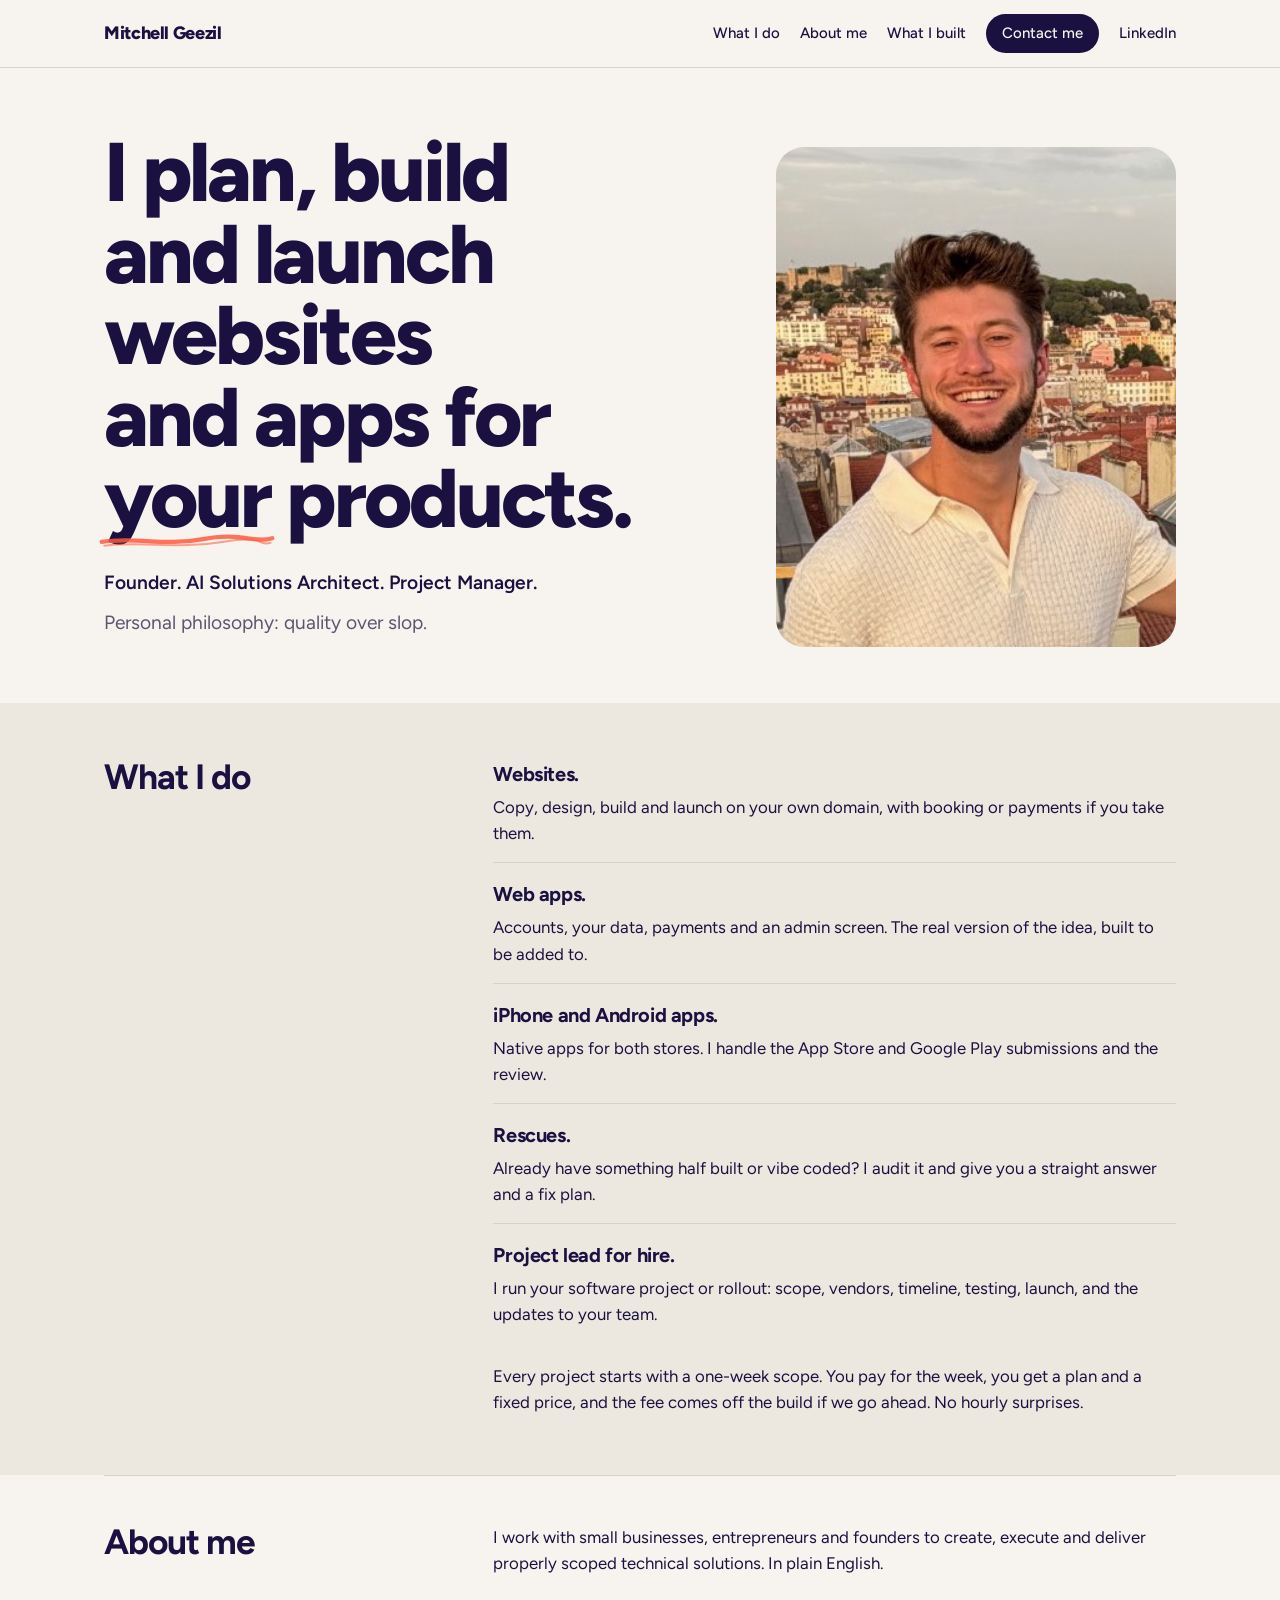
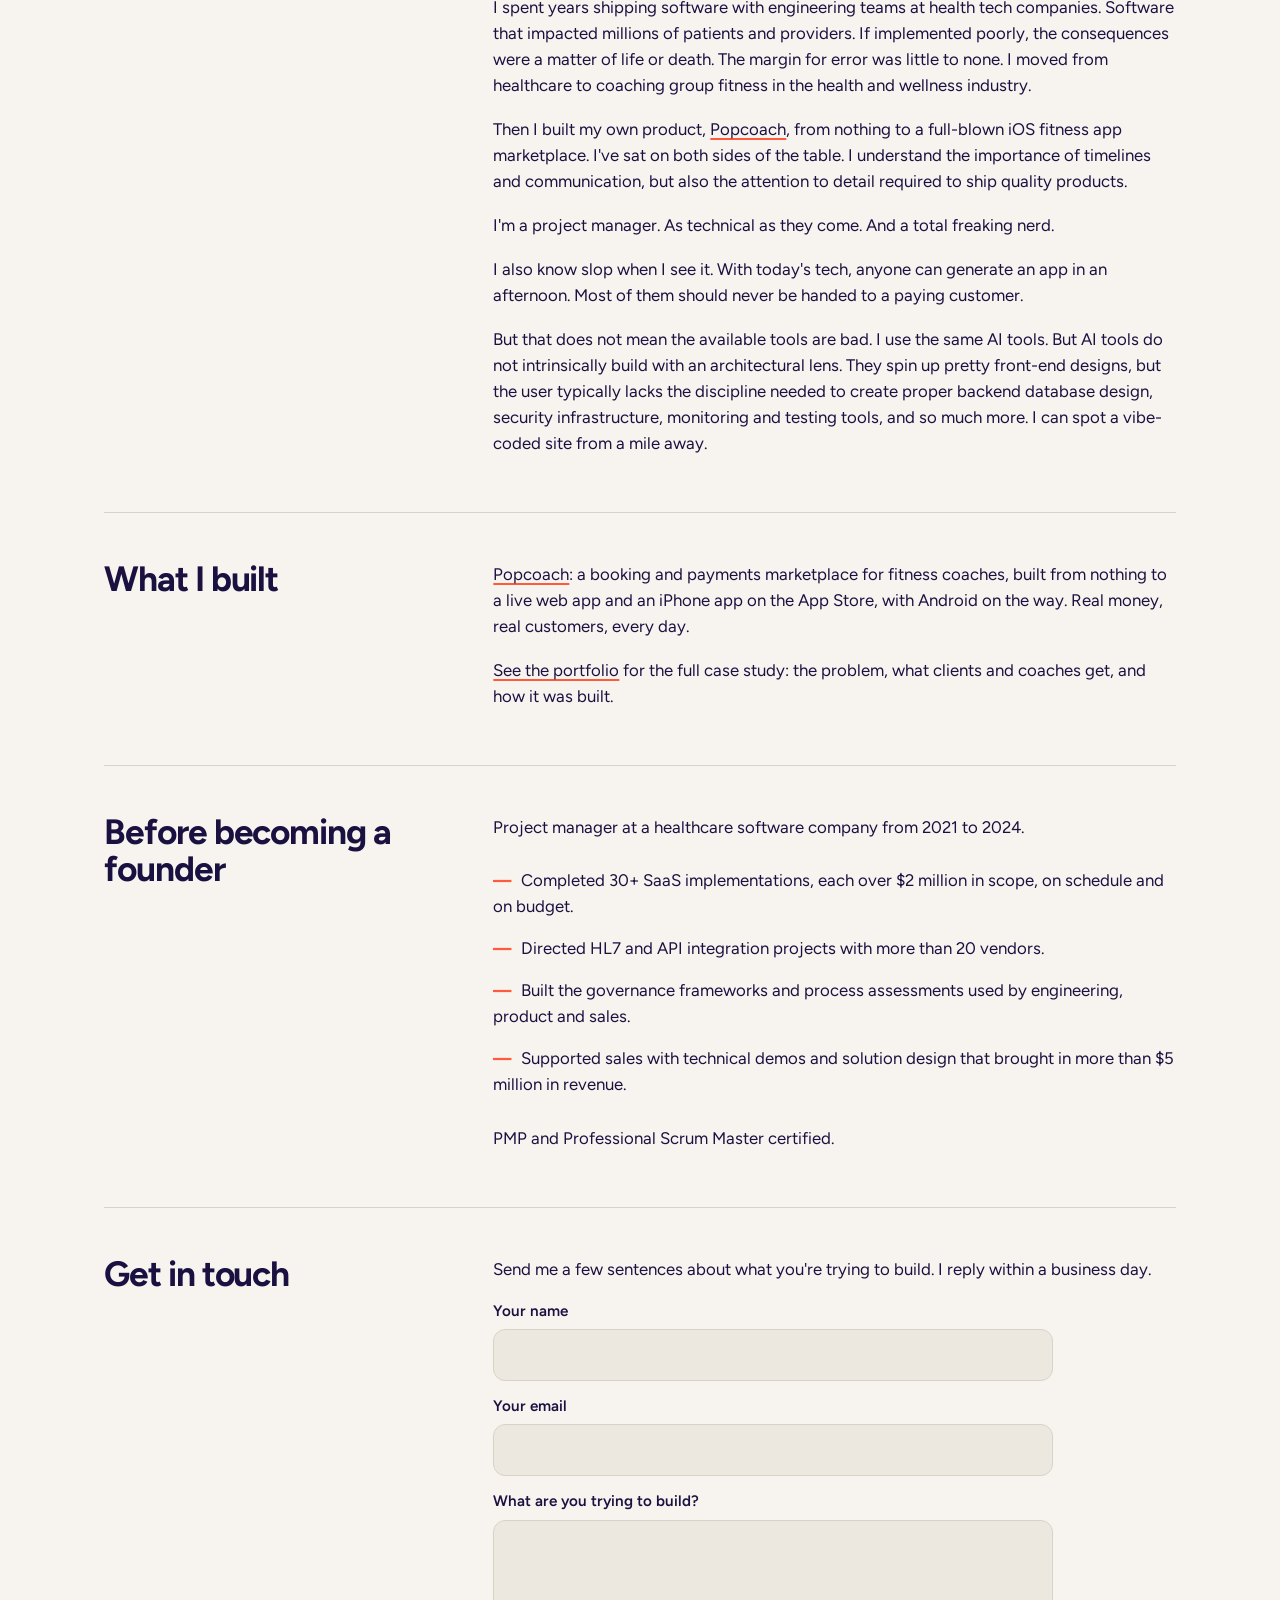
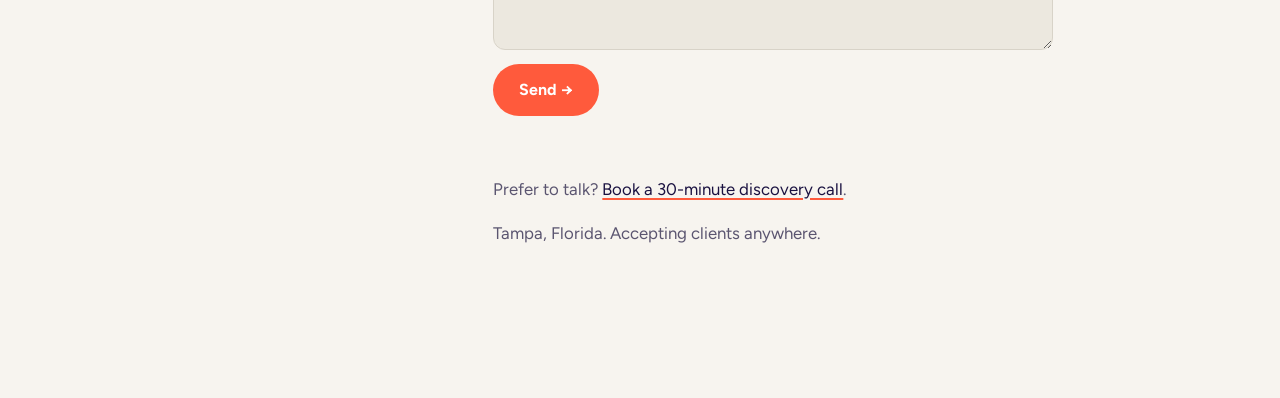
<file: index.html>
<!doctype html>
<html lang="en">
<head>
<meta charset="utf-8">
<meta name="viewport" content="width=device-width, initial-scale=1, viewport-fit=cover">
<meta name="description" content="Mitchell Geezil plans, builds and launches websites and apps. Quality over slop.">
<meta property="og:title" content="Mitchell Geezil">
<meta property="og:description" content="I plan, build and launch websites and apps for your products. Founder. AI Solutions Architect. Project Manager.">
<meta property="og:image" content="https://mitchellgeezil.com/img/mitchell.jpg">
<meta property="og:url" content="https://mitchellgeezil.com/">
<meta property="og:type" content="website">
<meta name="twitter:card" content="summary">
<link rel="icon" href="data:image/svg+xml,%3Csvg xmlns='http://www.w3.org/2000/svg' viewBox='0 0 64 64'%3E%3Crect width='64' height='64' rx='12' fill='%231F1B17'/%3E%3Ctext x='32' y='43' text-anchor='middle' font-family='Georgia,serif' font-size='30' font-weight='600' fill='%23F6F2E9'%3EMG%3C/text%3E%3C/svg%3E">
<link rel="apple-touch-icon" href="/img/mitchell.jpg">
<link rel="canonical" href="https://mitchellgeezil.com/">
<title>Mitchell Geezil</title>
<link rel="preconnect" href="https://fonts.googleapis.com">
<link rel="stylesheet" href="https://fonts.googleapis.com/css2?family=Figtree:wght@400;500;600;700;800&display=swap">
<link rel="stylesheet" href="/style.css?v=4">
</head>
<body>

<header class="bar">
  <nav class="name"><a class="me" href="/">Mitchell Geezil</a><span class="links"><a href="#what-i-do">What I do</a><a href="#about">About me</a><a href="/work/">What I built</a><a href="#contact">Contact me</a><a href="https://www.linkedin.com/in/mitchellgeezil/" target="_blank" rel="noopener">LinkedIn</a></span></nav>
</header>
<div class="page">

  <div class="hero">
    <div class="hero-text">
      <h1>I plan, build and launch websites and apps for <span class="pencil">your</span> products.</h1>
      <p class="lede">Founder. AI Solutions Architect. Project Manager.</p>
      <p class="lede">Personal philosophy: quality over slop.</p>
    </div>
    <img class="portrait" src="/img/mitchell.jpg" alt="Mitchell Geezil" width="400" height="400">
  </div>

<section class="sec" id="what-i-do">
<h2>What I do</h2>
<div class="sec-body">
  <ul class="offers">
    <li><strong>Websites.</strong> Copy, design, build and launch on your own domain, with booking or payments if you take them.</li>
    <li><strong>Web apps.</strong> Accounts, your data, payments and an admin screen. The real version of the idea, built to be added to.</li>
    <li><strong>iPhone and Android apps.</strong> Native apps for both stores. I handle the App Store and Google Play submissions and the review.</li>
    <li><strong>Rescues.</strong> Already have something half built or vibe coded? I audit it and give you a straight answer and a fix plan.</li>
    <li><strong>Project lead for hire.</strong> I run your software project or rollout: scope, vendors, timeline, testing, launch, and the updates to your team.</li>
  </ul>
  <p>Every project starts with a one-week scope. You pay for the week, you get a plan and a fixed price, and the fee comes off the build if we go ahead. No hourly surprises.</p>
</div>
</section>
<section class="sec" id="about">
<h2>About me</h2>
<div class="sec-body">
  <p>I work with small businesses, entrepreneurs and founders to create, execute and deliver properly scoped technical solutions. In plain English.</p>

  <p>I spent years shipping software with engineering teams at health tech companies. Software that impacted millions of patients and providers. If implemented poorly, the consequences were a matter of life or death. The margin for error was little to none. I moved from healthcare to coaching group fitness in the health and wellness industry.</p>

  <p>Then I built my own product, <a href="https://popcoach.io" target="_blank" rel="noopener">Popcoach</a>, from nothing to a full-blown iOS fitness app marketplace. I've sat on both sides of the table. I understand the importance of timelines and communication, but also the attention to detail required to ship quality products.</p>

  <p>I'm a project manager. As technical as they come. And a total freaking nerd.</p>

  <p>I also know slop when I see it. With today's tech, anyone can generate an app in an afternoon. Most of them should never be handed to a paying customer.</p>

  <p>But that does not mean the available tools are bad. I use the same AI tools. But AI tools do not intrinsically build with an architectural lens. They spin up pretty front-end designs, but the user typically lacks the discipline needed to create proper backend database design, security infrastructure, monitoring and testing tools, and so much more. I can spot a vibe-coded site from a mile away.</p>

</div>
</section>
<section class="sec" id="built">
<h2>What I built</h2>
<div class="sec-body">
  <p><a href="/work/#popcoach">Popcoach</a>: a booking and payments marketplace for fitness coaches, built from nothing to a live web app and an iPhone app on the App Store, with Android on the way. Real money, real customers, every day.</p>
  <p><a href="/work/">See the portfolio</a> for the full case study: the problem, what clients and coaches get, and how it was built.</p>
</div>
</section>
<section class="sec" id="before">
<h2>Before becoming a founder</h2>
<div class="sec-body">
  <p>Project manager at a healthcare software company from 2021 to 2024.</p>
  <ul class="offers">
    <li>Completed 30+ SaaS implementations, each over $2 million in scope, on schedule and on budget.</li>
    <li>Directed HL7 and API integration projects with more than 20 vendors.</li>
    <li>Built the governance frameworks and process assessments used by engineering, product and sales.</li>
    <li>Supported sales with technical demos and solution design that brought in more than $5 million in revenue.</li>
  </ul>
  <p>PMP and Professional Scrum Master certified.</p>
</div>
</section>
<section class="sec" id="contact">
<h2>Get in touch</h2>
<div class="sec-body">
  <p>Send me a few sentences about what you're trying to build. I reply within a business day.</p>
  <form class="form" id="contact-form">
    <label>Your name<input id="c-name" name="name" type="text" autocomplete="name" required></label>
    <label>Your email<input id="c-email" name="email" type="email" autocomplete="email" required></label>
    <label>What are you trying to build?<textarea id="c-msg" name="message" required></textarea></label>
    <input class="hp" type="text" name="botcheck" tabindex="-1" autocomplete="off" aria-hidden="true">
    <button class="btn" type="submit">Send</button>
    <p class="note" id="c-note"></p>
  </form>
  <p class="quiet" style="margin-top:20px">Prefer to talk? <a href="https://calendly.com/general-popcoach/30min" target="_blank" rel="noopener">Book a 30-minute discovery call</a>.</p>
  <p class="quiet">Tampa, Florida. Accepting clients anywhere.</p>
</div>
</section>
</div>

<script>
(function(){
  var DEMO=false;
  var ENDPOINT='https://api.web3forms.com/submit';
  var KEY='13eb37f2-8918-4884-9c1f-0d92246da443';
  function note(t){ document.getElementById('c-note').textContent=t; }
  document.getElementById('contact-form').addEventListener('submit', function(e){
    e.preventDefault();
    var f=e.target; if(!f.reportValidity()) return;
    if(DEMO){ note('Preview only: on the live site this sends your message to Mitchell in the background.'); return; }
    var data=new FormData(f); data.append('access_key', KEY); data.append('subject','Project inquiry from your site');
    note('Sending...');
    fetch(ENDPOINT,{method:'POST',body:data}).then(function(r){ if(!r.ok) throw new Error('bad status'); return r.json(); })
      .then(function(){ f.reset(); note('Sent. I reply within a business day.'); })
      .catch(function(){ note('That did not go through. Please try again in a minute.'); });
  });
})();
</script>
</body>
</html>
</file>
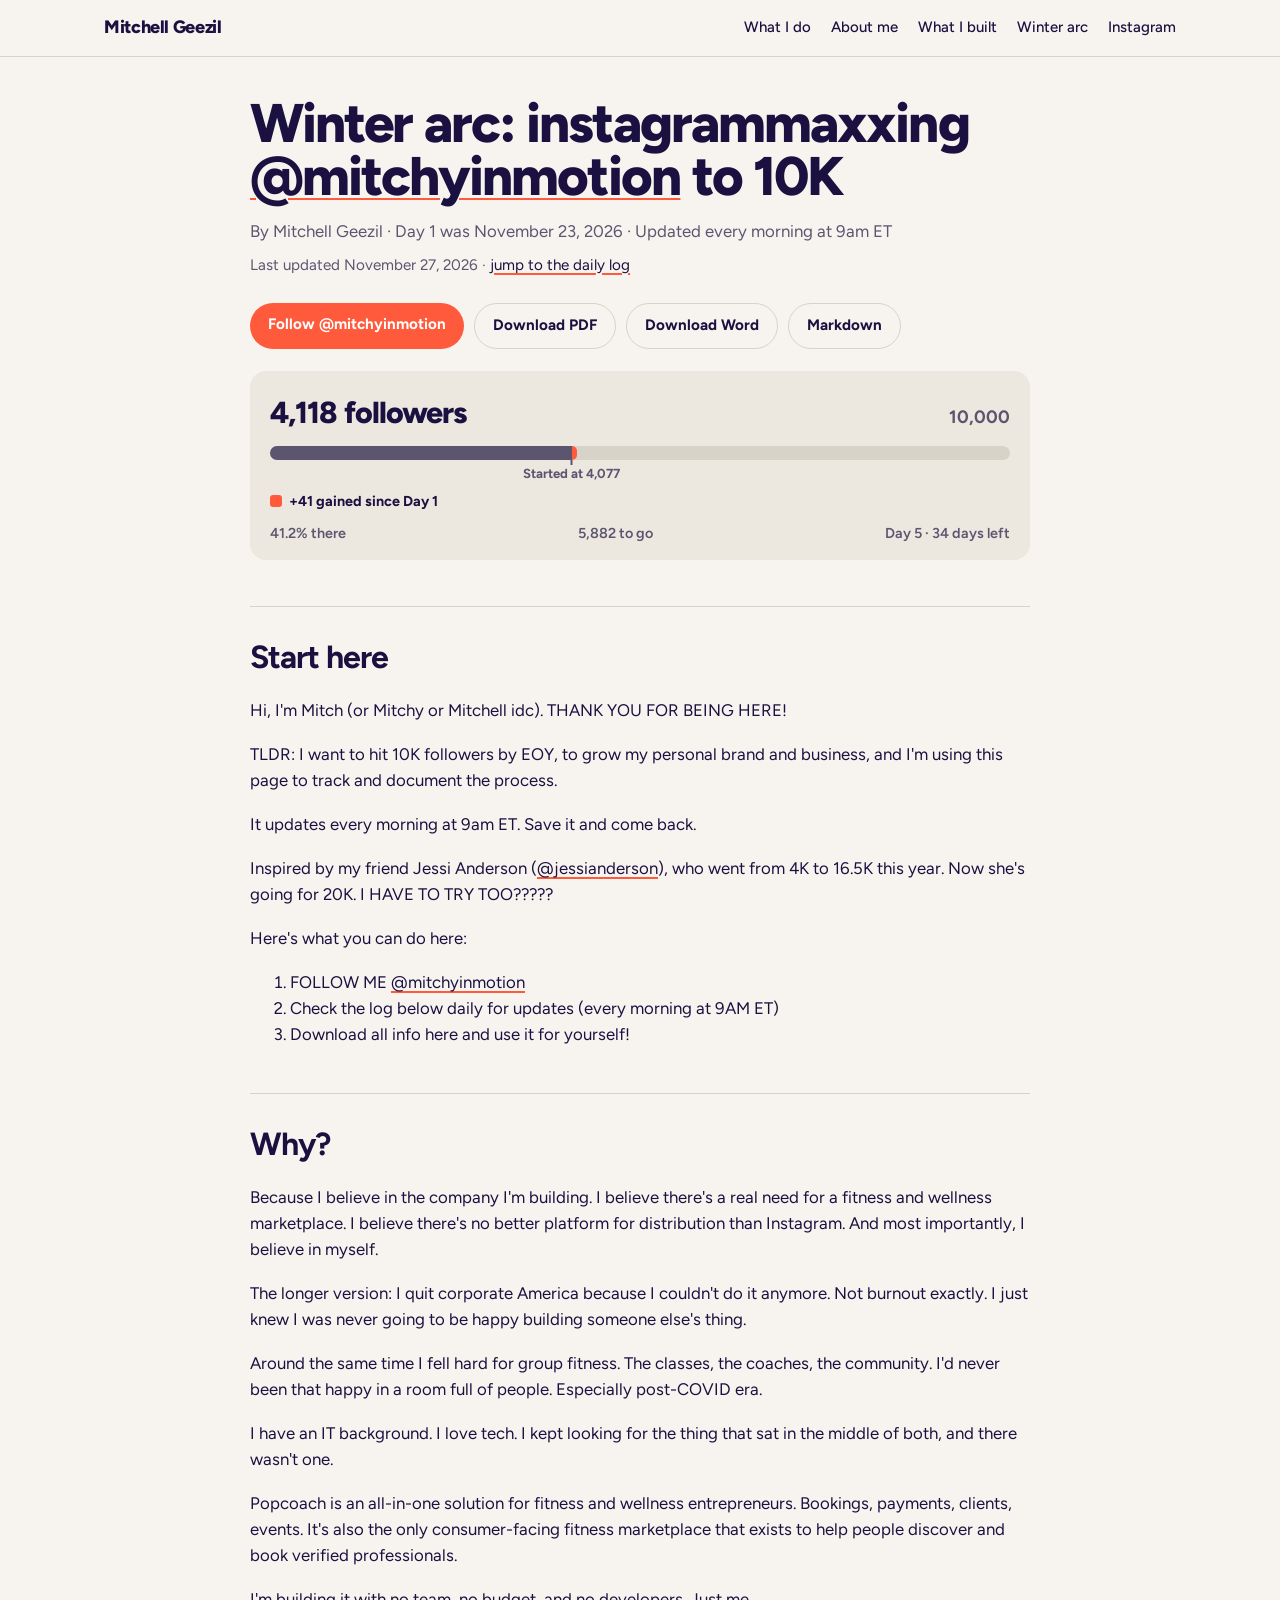
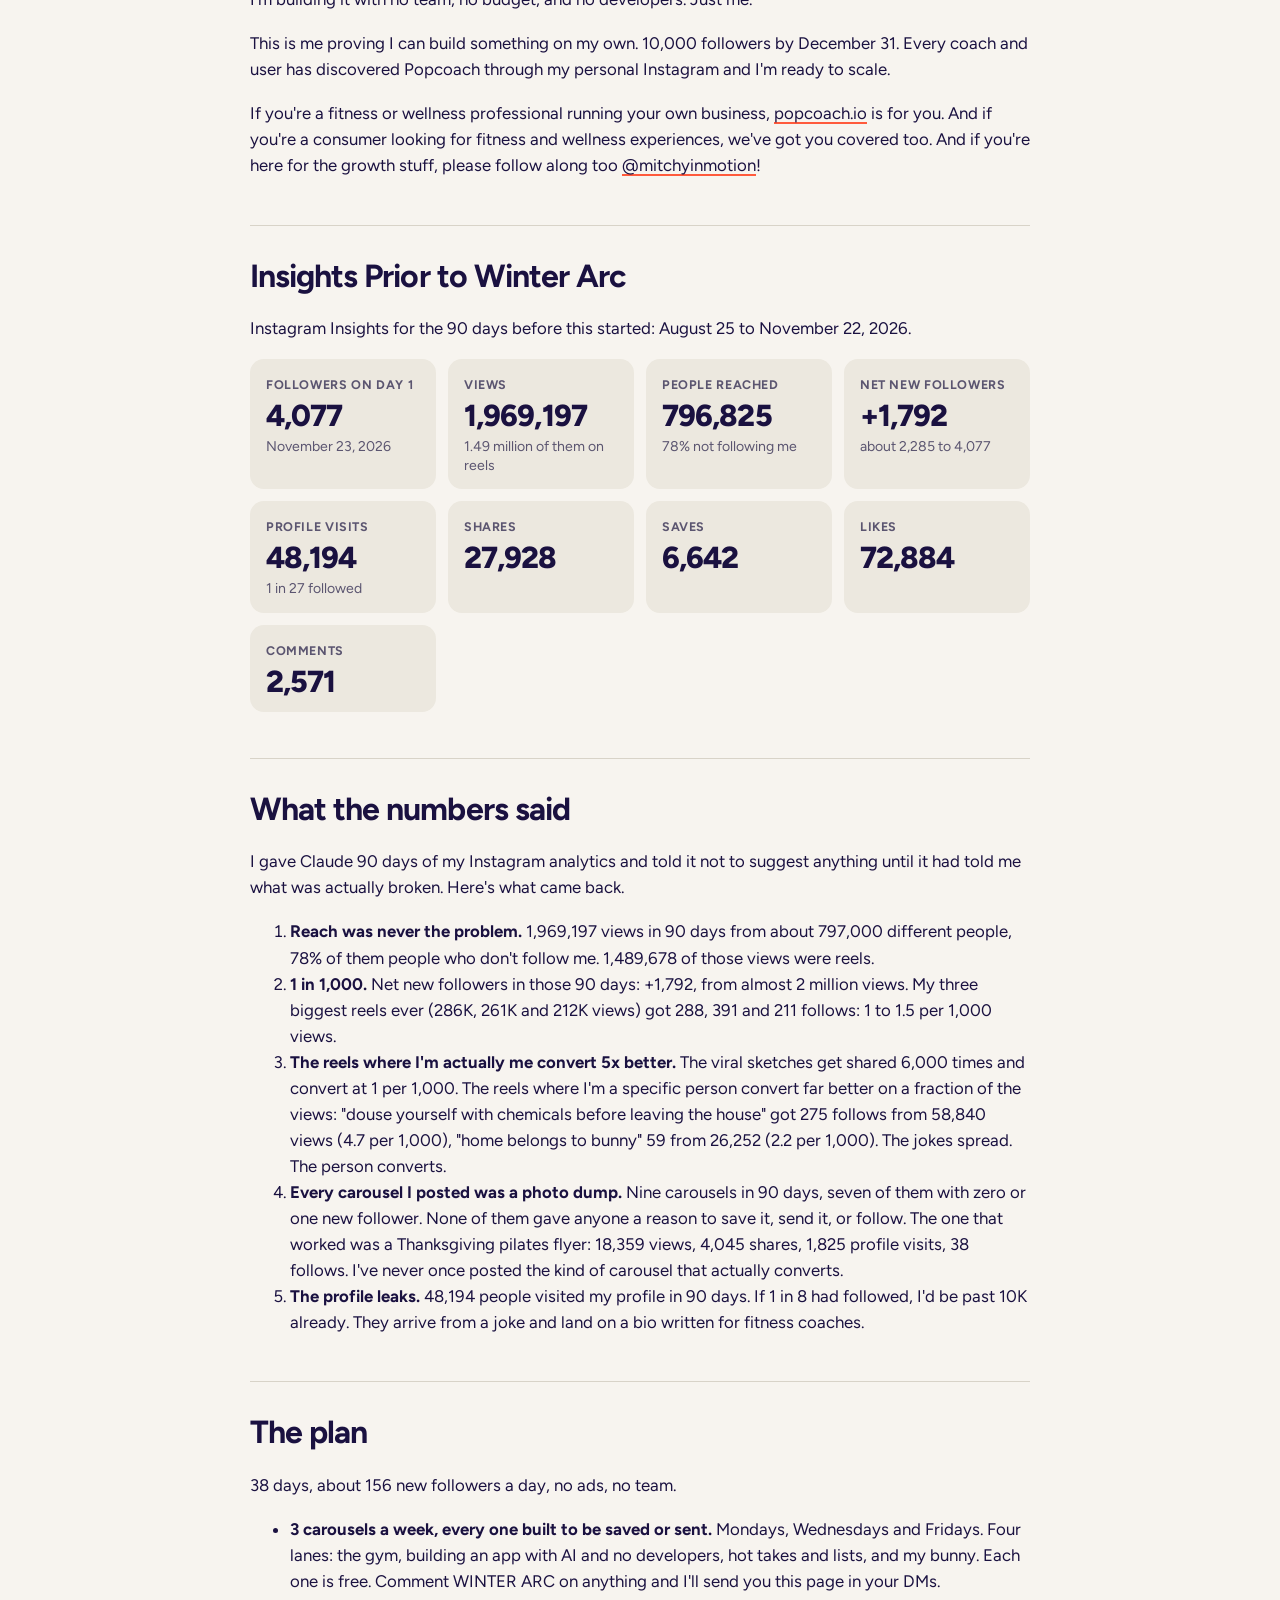
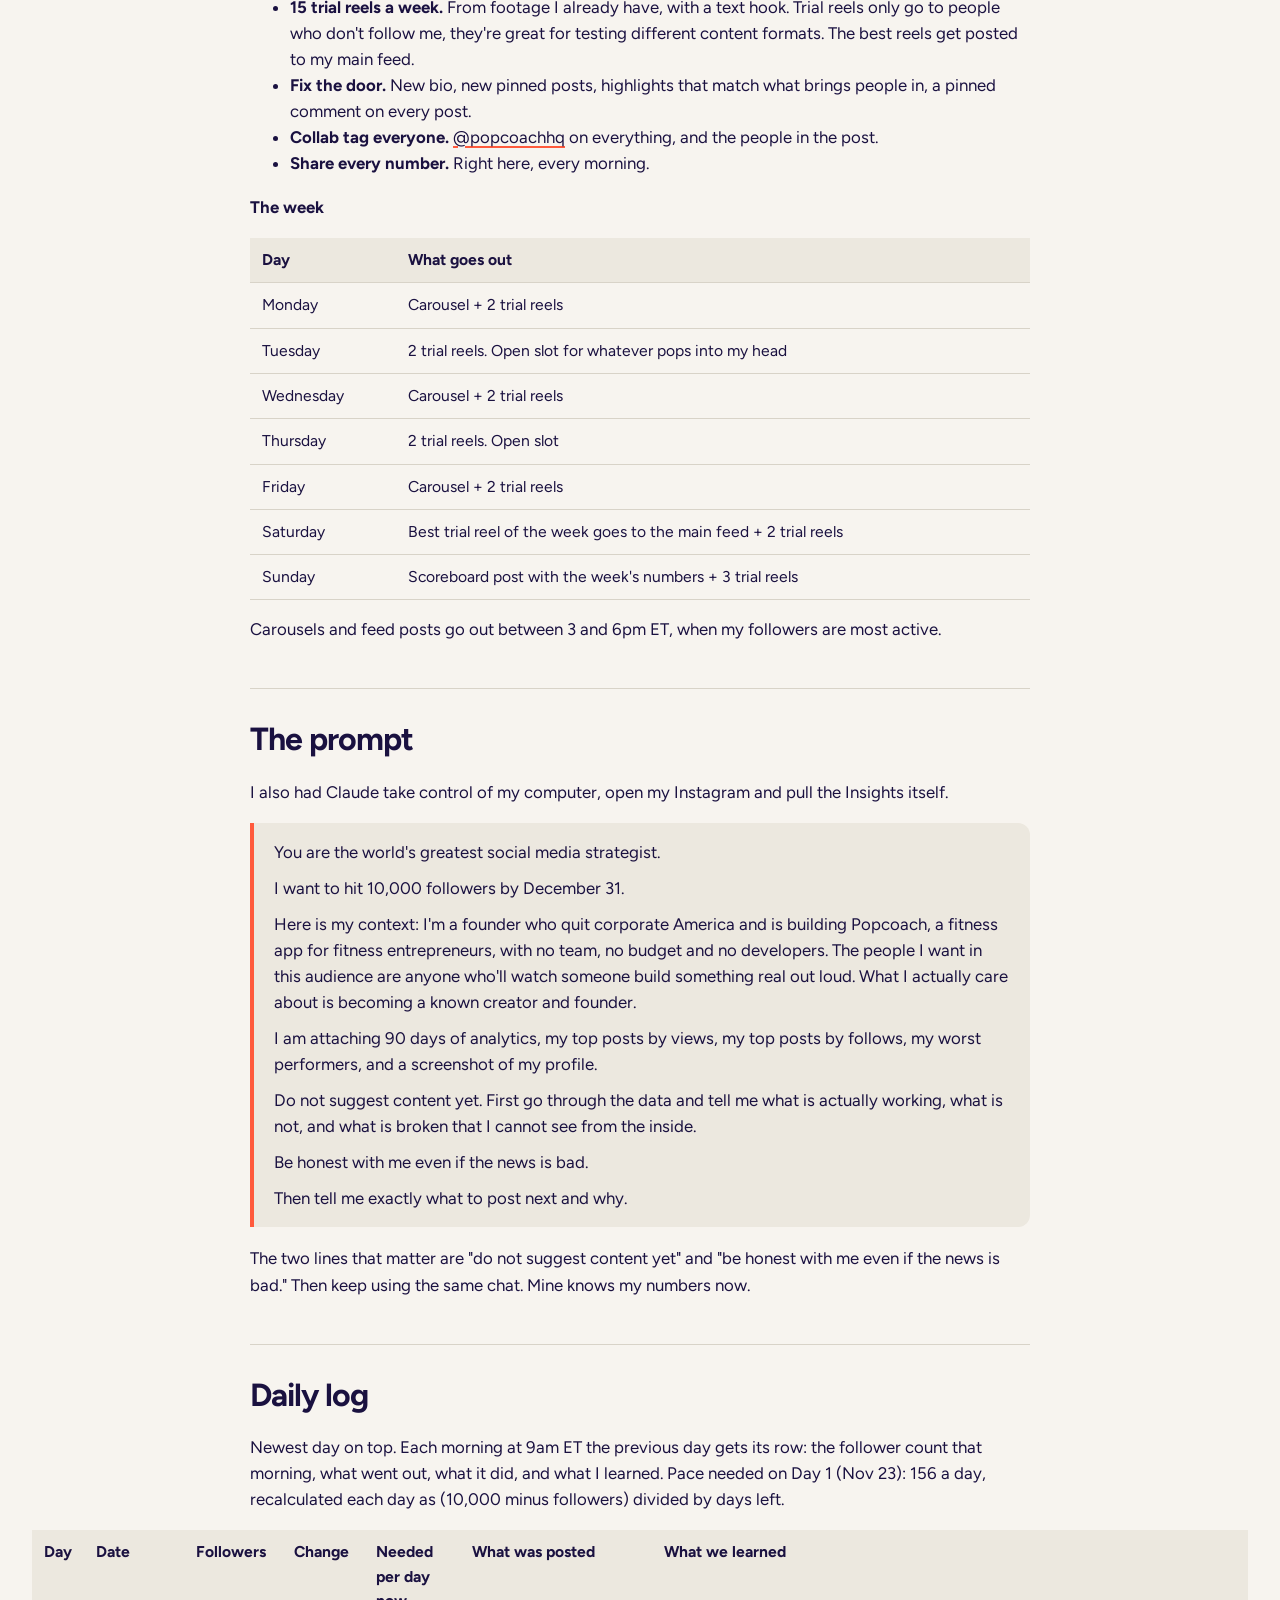
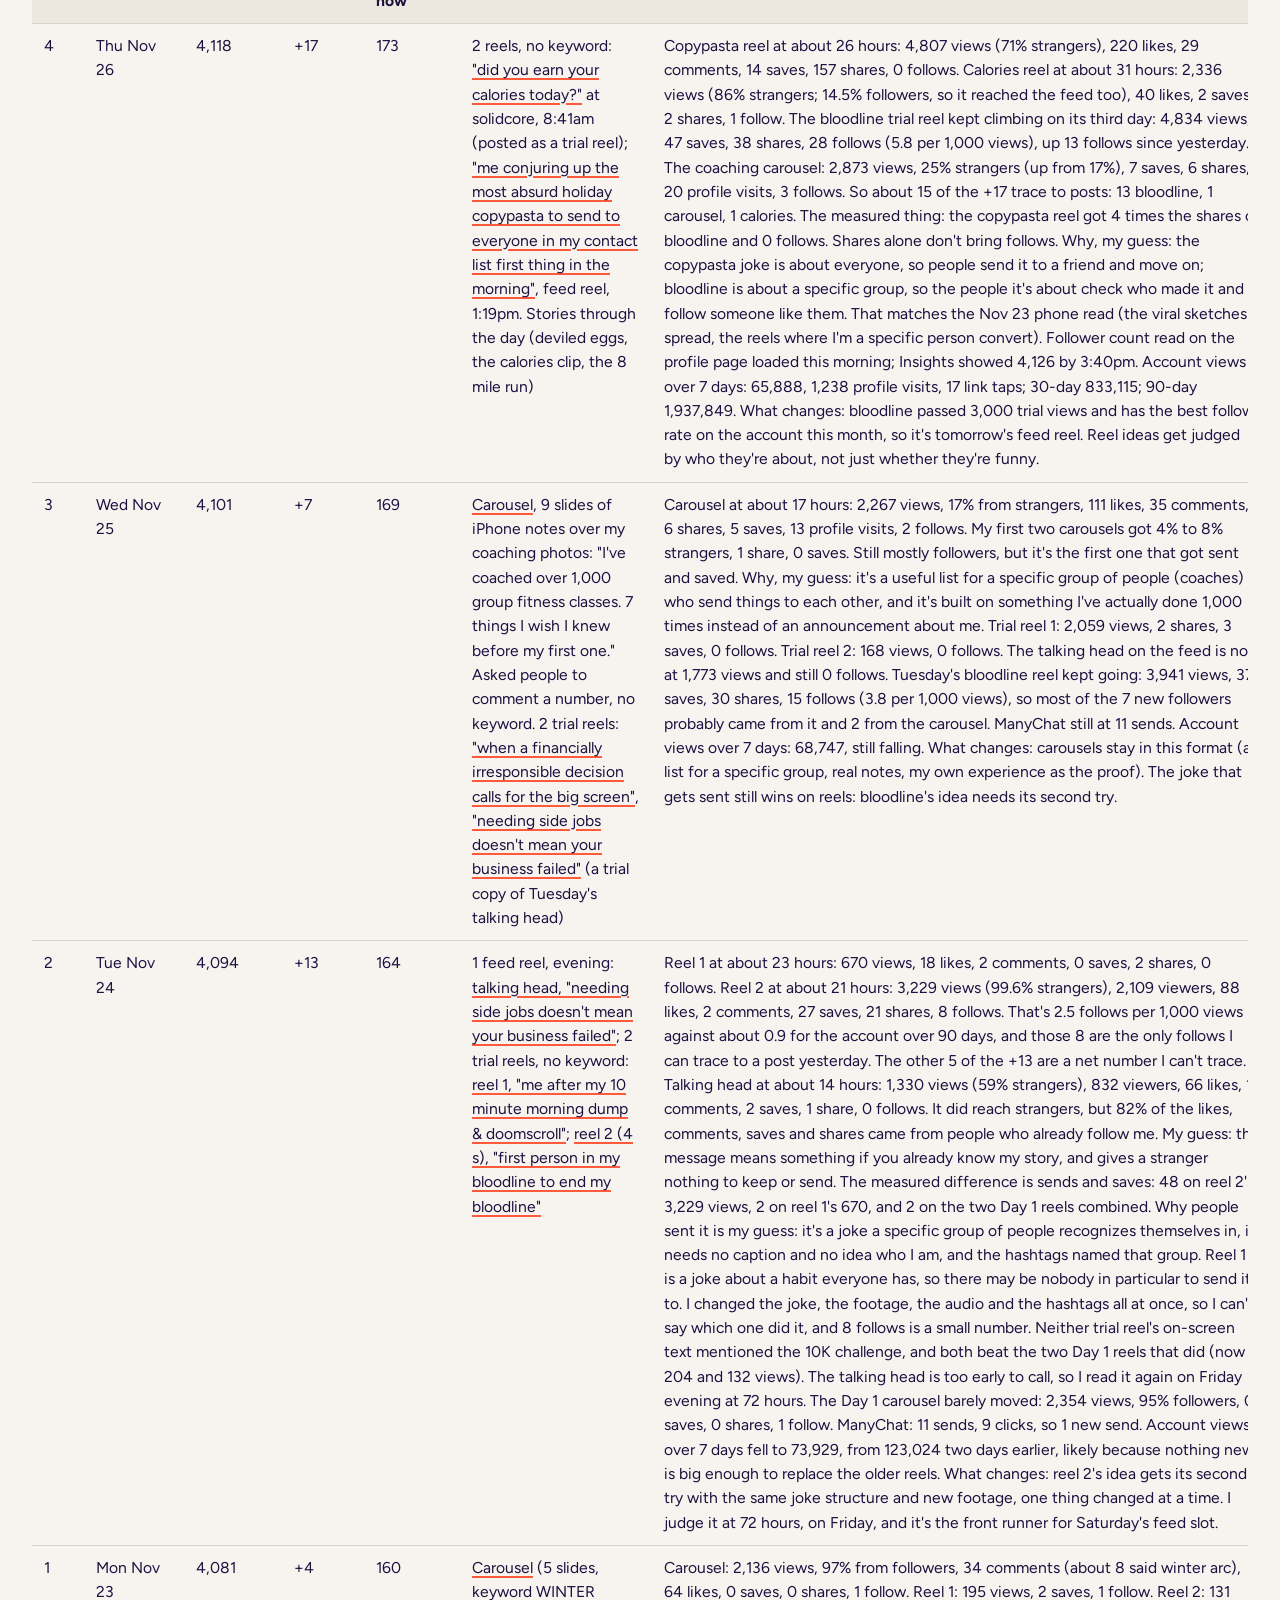
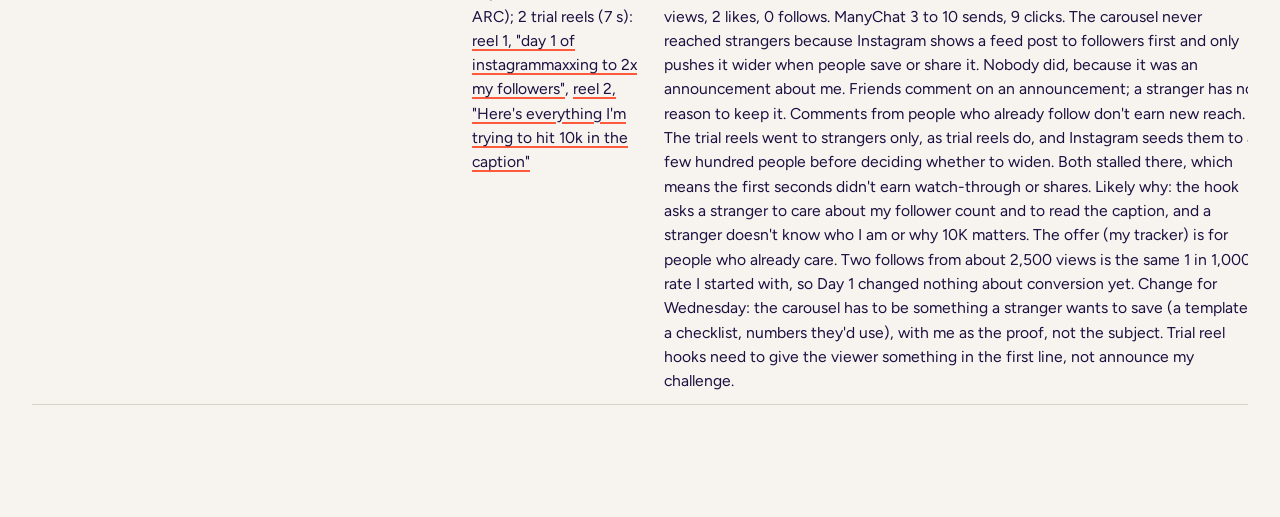
<file: 10k/index.html>
<!doctype html>
<html lang="en">
<head>
<meta charset="utf-8">
<meta name="viewport" content="width=device-width, initial-scale=1, viewport-fit=cover">
<meta name="description" content="Winter arc: instagrammaxxing @mitchyinmotion from 4,077 to 10,000 followers by December 31. What the numbers said, the prompt, the plan, and every day's real numbers.">
<meta property="og:title" content="Winter arc: instagrammaxxing to 10K">
<meta property="og:description" content="4,077 to 10,000 followers by December 31. What the numbers said, the prompt, the plan, and the daily numbers, flops included.">
<meta property="og:image" content="https://mitchellgeezil.com/img/mitchell.jpg">
<meta property="og:url" content="https://mitchellgeezil.com/10k/">
<meta property="og:type" content="article">
<link rel="icon" href="data:image/svg+xml,%3Csvg xmlns='http://www.w3.org/2000/svg' viewBox='0 0 64 64'%3E%3Crect width='64' height='64' rx='12' fill='%231F1B17'/%3E%3Ctext x='32' y='43' text-anchor='middle' font-family='Georgia,serif' font-size='30' font-weight='600' fill='%23F6F2E9'%3EMG%3C/text%3E%3C/svg%3E">
<link rel="canonical" href="https://mitchellgeezil.com/10k/">
<title>Winter arc: instagrammaxxing to 10K · Mitchell Geezil</title>
<link rel="preconnect" href="https://fonts.googleapis.com">
<link rel="stylesheet" href="https://fonts.googleapis.com/css2?family=Figtree:wght@400;500;600;700;800&display=swap">
<link rel="stylesheet" href="/style.css?v=4">
<style>
.doc{max-width:780px;margin:0 auto;padding-top:40px}
.doc h1{font-size:clamp(2.1rem,5vw,3.4rem);margin-bottom:14px}
.doc .byline{color:var(--fg-2);margin:0 0 10px}
.doc .updated{color:var(--fg-2);font-size:.95rem;margin:0 0 26px}
.doc h2{font-size:clamp(1.5rem,3vw,2rem);font-weight:700;letter-spacing:-0.03em;margin:46px 0 14px;padding-top:26px;border-top:1px solid var(--rule)}
.doc p,.doc li{font-size:1.05rem}
.doc blockquote{margin:18px 0;padding:16px 20px;border-left:4px solid var(--accent);background:var(--band);border-radius:0 12px 12px 0}
.doc blockquote p{margin:0 0 10px}.doc blockquote p:last-child{margin:0}
.doc .tbl{overflow-x:auto;margin:16px 0}
.doc table{border-collapse:collapse;width:100%;font-size:.98rem}
.doc th,.doc td{text-align:left;vertical-align:top;padding:10px 12px;border-bottom:1px solid var(--rule)}
.doc th{font-weight:700;background:var(--band)}
@media screen and (min-width:641px){
  .doc .tbl.wide{width:min(1280px,calc(100vw - 64px));position:relative;left:50%;transform:translateX(-50%)}
  .doc table.cards{min-width:1240px;table-layout:fixed}
  .doc table.cards th:nth-child(1){width:52px}
  .doc table.cards th:nth-child(2){width:100px}
  .doc table.cards th:nth-child(3){width:98px}
  .doc table.cards th:nth-child(4){width:82px}
  .doc table.cards th:nth-child(5){width:96px}
  .doc table.cards th:nth-child(6){width:192px}
}
@media (max-width:640px){
  .doc table.cards thead{display:none}
  .doc table.cards,.doc table.cards tbody{display:block}
  .doc table.cards tr{display:block;padding:10px 0 6px;border-bottom:2px solid var(--rule)}
  .doc table.cards td{display:grid;grid-template-columns:96px 1fr;gap:10px;border:0;padding:4px 0}
  .doc table.cards td::before{content:attr(data-label);font-weight:700;color:var(--fg-2);font-size:.85rem}
  .doc table.cards td:empty{display:none}
  .doc table.cards td:last-child{display:block}
  .doc table.cards td:last-child::before{display:block;margin-bottom:4px}
}
.stats{display:grid;grid-template-columns:repeat(auto-fill,minmax(168px,1fr));gap:12px;margin:12px 0 22px}
.stat{background:var(--band);border-radius:14px;padding:16px 16px 14px;min-width:0}
.stat .l{font-size:.78rem;font-weight:700;letter-spacing:.05em;text-transform:uppercase;color:var(--fg-2);margin-bottom:6px}
.stat .v{font-size:clamp(1.45rem,2.4vw,1.9rem);font-weight:800;letter-spacing:-.03em;line-height:1.05;overflow-wrap:anywhere}
.stat .n{font-size:.88rem;color:var(--fg-2);margin-top:6px;line-height:1.3}
.progress{margin:22px 0 34px;padding:18px 20px 16px;background:var(--band);border-radius:16px}
.progress-top{display:flex;justify-content:space-between;align-items:baseline;gap:12px;margin-bottom:10px}
.progress-now{font-size:clamp(1.4rem,3vw,1.9rem);font-weight:800;letter-spacing:-.03em}
.progress-goal{font-weight:700;color:var(--fg-2)}
.progress-track{position:relative;height:14px;border-radius:999px;background:var(--rule);overflow:hidden;display:flex}
.progress-base{height:100%;background:var(--fg-2)}
.progress-gain{height:100%;min-width:5px;background:var(--accent);border-radius:0 999px 999px 0;transition:width .6s ease}
.progress-start{position:relative;height:0}
.progress-start span{position:absolute;top:4px;transform:translateX(-50%);white-space:nowrap;font-size:.82rem;font-weight:700;color:var(--fg-2)}
.progress-start span::before{content:"";position:absolute;left:50%;top:-4px;width:2px;height:5px;margin-left:-1px;background:var(--fg-2)}
.progress-legend{display:flex;flex-wrap:wrap;gap:6px 18px;margin-top:30px;font-size:.9rem;font-weight:700}
.progress-legend i{display:inline-block;width:12px;height:12px;border-radius:3px;margin-right:7px;vertical-align:-1px}
.progress-meta{display:flex;flex-wrap:wrap;justify-content:space-between;gap:6px 14px;margin-top:10px;font-size:.9rem;color:var(--fg-2);font-weight:600}
.exports{display:flex;flex-wrap:wrap;gap:10px;margin:0 0 8px}
.exports a{font-weight:700;font-size:.95rem;background:var(--accent);color:#fff;text-decoration:none;padding:10px 18px;border-radius:999px}
.exports a:hover{background:var(--fg);color:var(--bg)}
.exports a.quiet-btn{background:transparent;color:var(--fg);border:1px solid var(--rule)}
</style>
</head>
<body>
<header class="bar">
  <nav class="name"><a class="me" href="/">Mitchell Geezil</a><span class="links"><a href="/#what-i-do">What I do</a><a href="/#about">About me</a><a href="/work/">What I built</a><a href="/10k/">Winter arc</a><a href="https://www.instagram.com/mitchyinmotion/" target="_blank" rel="noopener">Instagram</a></span></nav>
</header>
<div class="page"><article class="doc">
<h1>Winter arc: instagrammaxxing <a href="https://www.instagram.com/mitchyinmotion/">@mitchyinmotion</a> to 10K</h1>
<p class="byline">By Mitchell Geezil · Day 1 was November 23, 2026 · Updated every morning at 9am ET</p><p class="updated">Last updated November 27, 2026 · <a href="#daily-log">jump to the daily log</a></p><div class="exports"><a href="https://www.instagram.com/mitchyinmotion/">Follow @mitchyinmotion</a><a href="/10k/road-to-10k.pdf" download class="quiet-btn">Download PDF</a><a href="/10k/road-to-10k.docx" download class="quiet-btn">Download Word</a><a href="/10k/road-to-10k.md" download class="quiet-btn">Markdown</a></div><div class="progress" role="progressbar" aria-valuemin="0" aria-valuemax="10000" aria-valuenow="4118"><div class="progress-top"><span class="progress-now">4,118 followers</span><span class="progress-goal">10,000</span></div><div class="progress-track"><div class="progress-base" style="width:40.77%"></div><div class="progress-gain" style="width:0.41%"></div></div><div class="progress-start"><span style="left:40.77%">Started at 4,077</span></div><div class="progress-legend"><span><i style="background:var(--accent)"></i>+41 gained since Day 1</span></div><div class="progress-meta"><span>41.2% there</span><span>5,882 to go</span><span>Day 5 · 34 days left</span></div></div>
<h2 id="start-here">Start here</h2>
<p>Hi, I'm Mitch (or Mitchy or Mitchell idc). THANK YOU FOR BEING HERE!</p>
<p>TLDR: I want to hit 10K followers by EOY, to grow my personal brand and business, and I'm using this page to track and document the process.</p>
<p>It updates every morning at 9am ET. Save it and come back.</p>
<p>Inspired by my friend Jessi Anderson (<a href="https://www.instagram.com/jessianderson/">@jessianderson</a>), who went from 4K to 16.5K this year. Now she's going for 20K. I HAVE TO TRY TOO?????</p>
<p>Here's what you can do here:</p>
<ol><li>FOLLOW ME <a href="https://www.instagram.com/mitchyinmotion/">@mitchyinmotion</a></li><li>Check the log below daily for updates (every morning at 9AM ET)</li><li>Download all info here and use it for yourself!</li></ol>
<h2 id="why">Why?</h2>
<p>Because I believe in the company I'm building. I believe there's a real need for a fitness and wellness marketplace. I believe there's no better platform for distribution than Instagram. And most importantly, I believe in myself.</p>
<p>The longer version: I quit corporate America because I couldn't do it anymore. Not burnout exactly. I just knew I was never going to be happy building someone else's thing.</p>
<p>Around the same time I fell hard for group fitness. The classes, the coaches, the community. I'd never been that happy in a room full of people. Especially post-COVID era.</p>
<p>I have an IT background. I love tech. I kept looking for the thing that sat in the middle of both, and there wasn't one.</p>
<p>Popcoach is an all-in-one solution for fitness and wellness entrepreneurs. Bookings, payments, clients, events. It's also the only consumer-facing fitness marketplace that exists to help people discover and book verified professionals.</p>
<p>I'm building it with no team, no budget, and no developers. Just me.</p>
<p>This is me proving I can build something on my own. 10,000 followers by December 31. Every coach and user has discovered Popcoach through my personal Instagram and I'm ready to scale.</p>
<p>If you're a fitness or wellness professional running your own business, <a href="https://popcoach.io">popcoach.io</a> is for you. And if you're a consumer looking for fitness and wellness experiences, we've got you covered too. And if you're here for the growth stuff, please follow along too <a href="https://www.instagram.com/mitchyinmotion/">@mitchyinmotion</a>!</p>
<h2 id="insights-prior-to-winter-arc">Insights Prior to Winter Arc</h2>
<p>Instagram Insights for the 90 days before this started: August 25 to November 22, 2026.</p>
<div class="stats"><div class="stat"><div class="l">Followers on Day 1</div><div class="v">4,077</div><div class="n">November 23, 2026</div></div><div class="stat"><div class="l">Views</div><div class="v">1,969,197</div><div class="n">1.49 million of them on reels</div></div><div class="stat"><div class="l">People reached</div><div class="v">796,825</div><div class="n">78% not following me</div></div><div class="stat"><div class="l">Net new followers</div><div class="v">+1,792</div><div class="n">about 2,285 to 4,077</div></div><div class="stat"><div class="l">Profile visits</div><div class="v">48,194</div><div class="n">1 in 27 followed</div></div><div class="stat"><div class="l">Shares</div><div class="v">27,928</div></div><div class="stat"><div class="l">Saves</div><div class="v">6,642</div></div><div class="stat"><div class="l">Likes</div><div class="v">72,884</div></div><div class="stat"><div class="l">Comments</div><div class="v">2,571</div></div></div>
<h2 id="what-the-numbers-said">What the numbers said</h2>
<p>I gave Claude 90 days of my Instagram analytics and told it not to suggest anything until it had told me what was actually broken. Here's what came back.</p>
<ol><li><strong>Reach was never the problem.</strong> 1,969,197 views in 90 days from about 797,000 different people, 78% of them people who don't follow me. 1,489,678 of those views were reels.</li><li><strong>1 in 1,000.</strong> Net new followers in those 90 days: +1,792, from almost 2 million views. My three biggest reels ever (286K, 261K and 212K views) got 288, 391 and 211 follows: 1 to 1.5 per 1,000 views.</li><li><strong>The reels where I'm actually me convert 5x better.</strong> The viral sketches get shared 6,000 times and convert at 1 per 1,000. The reels where I'm a specific person convert far better on a fraction of the views: "douse yourself with chemicals before leaving the house" got 275 follows from 58,840 views (4.7 per 1,000), "home belongs to bunny" 59 from 26,252 (2.2 per 1,000). The jokes spread. The person converts.</li><li><strong>Every carousel I posted was a photo dump.</strong> Nine carousels in 90 days, seven of them with zero or one new follower. None of them gave anyone a reason to save it, send it, or follow. The one that worked was a Thanksgiving pilates flyer: 18,359 views, 4,045 shares, 1,825 profile visits, 38 follows. I've never once posted the kind of carousel that actually converts.</li><li><strong>The profile leaks.</strong> 48,194 people visited my profile in 90 days. If 1 in 8 had followed, I'd be past 10K already. They arrive from a joke and land on a bio written for fitness coaches.</li></ol>
<h2 id="the-plan">The plan</h2>
<p>38 days, about 156 new followers a day, no ads, no team.</p>
<ul><li><strong>3 carousels a week, every one built to be saved or sent.</strong> Mondays, Wednesdays and Fridays. Four lanes: the gym, building an app with AI and no developers, hot takes and lists, and my bunny. Each one is free. Comment WINTER ARC on anything and I'll send you this page in your DMs.</li><li><strong>15 trial reels a week.</strong> From footage I already have, with a text hook. Trial reels only go to people who don't follow me, they're great for testing different content formats. The best reels get posted to my main feed.</li><li><strong>Fix the door.</strong> New bio, new pinned posts, highlights that match what brings people in, a pinned comment on every post.</li><li><strong>Collab tag everyone.</strong> <a href="https://www.instagram.com/popcoachhq/">@popcoachhq</a> on everything, and the people in the post.</li><li><strong>Share every number.</strong> Right here, every morning.</li></ul>
<p><strong>The week</strong></p>
<div class="tbl"><table><thead><tr><th>Day</th><th>What goes out</th></tr></thead><tbody><tr><td data-label="Day"><span>Monday</span></td><td data-label="What goes out"><span>Carousel + 2 trial reels</span></td></tr><tr><td data-label="Day"><span>Tuesday</span></td><td data-label="What goes out"><span>2 trial reels. Open slot for whatever pops into my head</span></td></tr><tr><td data-label="Day"><span>Wednesday</span></td><td data-label="What goes out"><span>Carousel + 2 trial reels</span></td></tr><tr><td data-label="Day"><span>Thursday</span></td><td data-label="What goes out"><span>2 trial reels. Open slot</span></td></tr><tr><td data-label="Day"><span>Friday</span></td><td data-label="What goes out"><span>Carousel + 2 trial reels</span></td></tr><tr><td data-label="Day"><span>Saturday</span></td><td data-label="What goes out"><span>Best trial reel of the week goes to the main feed + 2 trial reels</span></td></tr><tr><td data-label="Day"><span>Sunday</span></td><td data-label="What goes out"><span>Scoreboard post with the week's numbers + 3 trial reels</span></td></tr></tbody></table></div>
<p>Carousels and feed posts go out between 3 and 6pm ET, when my followers are most active.</p>
<h2 id="the-prompt">The prompt</h2>
<p>I also had Claude take control of my computer, open my Instagram and pull the Insights itself.</p>
<blockquote><p>You are the world's greatest social media strategist.</p><p>I want to hit 10,000 followers by December 31.</p><p>Here is my context: I'm a founder who quit corporate America and is building Popcoach, a fitness app for fitness entrepreneurs, with no team, no budget and no developers. The people I want in this audience are anyone who'll watch someone build something real out loud. What I actually care about is becoming a known creator and founder.</p><p>I am attaching 90 days of analytics, my top posts by views, my top posts by follows, my worst performers, and a screenshot of my profile.</p><p>Do not suggest content yet. First go through the data and tell me what is actually working, what is not, and what is broken that I cannot see from the inside.</p><p>Be honest with me even if the news is bad.</p><p>Then tell me exactly what to post next and why.</p></blockquote>
<p>The two lines that matter are "do not suggest content yet" and "be honest with me even if the news is bad." Then keep using the same chat. Mine knows my numbers now.</p>
<h2 id="daily-log">Daily log</h2>
<p>Newest day on top. Each morning at 9am ET the previous day gets its row: the follower count that morning, what went out, what it did, and what I learned. Pace needed on Day 1 (Nov 23): 156 a day, recalculated each day as (10,000 minus followers) divided by days left.</p>
<div class="tbl wide" tabindex="0" role="region" aria-label="Daily log, scrolls sideways"><table class="cards"><thead><tr><th>Day</th><th>Date</th><th>Followers</th><th>Change</th><th>Needed per day now</th><th>What was posted</th><th>What we learned</th></tr></thead><tbody><tr><td data-label="Day"><span>4</span></td><td data-label="Date"><span>Thu Nov 26</span></td><td data-label="Followers"><span>4,118</span></td><td data-label="Change"><span>+17</span></td><td data-label="Needed per day now"><span>173</span></td><td data-label="What was posted"><span>2 reels, no keyword: <a href="https://www.instagram.com/reel/DgNPDf1RgML/">"did you earn your calories today?"</a> at solidcore, 8:41am (posted as a trial reel); <a href="https://www.instagram.com/reel/DgNu5lBxEm6/">"me conjuring up the most absurd holiday copypasta to send to everyone in my contact list first thing in the morning"</a>, feed reel, 1:19pm. Stories through the day (deviled eggs, the calories clip, the 8 mile run)</span></td><td data-label="What we learned"><span>Copypasta reel at about 26 hours: 4,807 views (71% strangers), 220 likes, 29 comments, 14 saves, 157 shares, 0 follows. Calories reel at about 31 hours: 2,336 views (86% strangers; 14.5% followers, so it reached the feed too), 40 likes, 2 saves, 2 shares, 1 follow. The bloodline trial reel kept climbing on its third day: 4,834 views, 47 saves, 38 shares, 28 follows (5.8 per 1,000 views), up 13 follows since yesterday. The coaching carousel: 2,873 views, 25% strangers (up from 17%), 7 saves, 6 shares, 20 profile visits, 3 follows. So about 15 of the +17 trace to posts: 13 bloodline, 1 carousel, 1 calories. The measured thing: the copypasta reel got 4 times the shares of bloodline and 0 follows. Shares alone don't bring follows. Why, my guess: the copypasta joke is about everyone, so people send it to a friend and move on; bloodline is about a specific group, so the people it's about check who made it and follow someone like them. That matches the Nov 23 phone read (the viral sketches spread, the reels where I'm a specific person convert). Follower count read on the profile page loaded this morning; Insights showed 4,126 by 3:40pm. Account views over 7 days: 65,888, 1,238 profile visits, 17 link taps; 30-day 833,115; 90-day 1,937,849. What changes: bloodline passed 3,000 trial views and has the best follow rate on the account this month, so it's tomorrow's feed reel. Reel ideas get judged by who they're about, not just whether they're funny.</span></td></tr><tr><td data-label="Day"><span>3</span></td><td data-label="Date"><span>Wed Nov 25</span></td><td data-label="Followers"><span>4,101</span></td><td data-label="Change"><span>+7</span></td><td data-label="Needed per day now"><span>169</span></td><td data-label="What was posted"><span><a href="https://www.instagram.com/p/DgLdflVmAtY/">Carousel</a>, 9 slides of iPhone notes over my coaching photos: "I've coached over 1,000 group fitness classes. 7 things I wish I knew before my first one." Asked people to comment a number, no keyword. 2 trial reels: <a href="https://www.instagram.com/reel/DgK2HVhxuIU/">"when a financially irresponsible decision calls for the big screen"</a>, <a href="https://www.instagram.com/reel/DgLmNmExURG/">"needing side jobs doesn't mean your business failed"</a> (a trial copy of Tuesday's talking head)</span></td><td data-label="What we learned"><span>Carousel at about 17 hours: 2,267 views, 17% from strangers, 111 likes, 35 comments, 6 shares, 5 saves, 13 profile visits, 2 follows. My first two carousels got 4% to 8% strangers, 1 share, 0 saves. Still mostly followers, but it's the first one that got sent and saved. Why, my guess: it's a useful list for a specific group of people (coaches) who send things to each other, and it's built on something I've actually done 1,000 times instead of an announcement about me. Trial reel 1: 2,059 views, 2 shares, 3 saves, 0 follows. Trial reel 2: 168 views, 0 follows. The talking head on the feed is now at 1,773 views and still 0 follows. Tuesday's bloodline reel kept going: 3,941 views, 37 saves, 30 shares, 15 follows (3.8 per 1,000 views), so most of the 7 new followers probably came from it and 2 from the carousel. ManyChat still at 11 sends. Account views over 7 days: 68,747, still falling. What changes: carousels stay in this format (a list for a specific group, real notes, my own experience as the proof). The joke that gets sent still wins on reels: bloodline's idea needs its second try.</span></td></tr><tr><td data-label="Day"><span>2</span></td><td data-label="Date"><span>Tue Nov 24</span></td><td data-label="Followers"><span>4,094</span></td><td data-label="Change"><span>+13</span></td><td data-label="Needed per day now"><span>164</span></td><td data-label="What was posted"><span>1 feed reel, evening: <a href="https://www.instagram.com/reel/DgJWM2GxXN0/">talking head, "needing side jobs doesn't mean your business failed"</a>; 2 trial reels, no keyword: <a href="https://www.instagram.com/reel/DgITLu2RUTn/">reel 1, "me after my 10 minute morning dump &amp; doomscroll"</a>; <a href="https://www.instagram.com/reel/DgIcxhER4xf/">reel 2 (4 s), "first person in my bloodline to end my bloodline"</a></span></td><td data-label="What we learned"><span>Reel 1 at about 23 hours: 670 views, 18 likes, 2 comments, 0 saves, 2 shares, 0 follows. Reel 2 at about 21 hours: 3,229 views (99.6% strangers), 2,109 viewers, 88 likes, 2 comments, 27 saves, 21 shares, 8 follows. That's 2.5 follows per 1,000 views against about 0.9 for the account over 90 days, and those 8 are the only follows I can trace to a post yesterday. The other 5 of the +13 are a net number I can't trace. Talking head at about 14 hours: 1,330 views (59% strangers), 832 viewers, 66 likes, 17 comments, 2 saves, 1 share, 0 follows. It did reach strangers, but 82% of the likes, comments, saves and shares came from people who already follow me. My guess: the message means something if you already know my story, and gives a stranger nothing to keep or send. The measured difference is sends and saves: 48 on reel 2's 3,229 views, 2 on reel 1's 670, and 2 on the two Day 1 reels combined. Why people sent it is my guess: it's a joke a specific group of people recognizes themselves in, it needs no caption and no idea who I am, and the hashtags named that group. Reel 1 is a joke about a habit everyone has, so there may be nobody in particular to send it to. I changed the joke, the footage, the audio and the hashtags all at once, so I can't say which one did it, and 8 follows is a small number. Neither trial reel's on-screen text mentioned the 10K challenge, and both beat the two Day 1 reels that did (now 204 and 132 views). The talking head is too early to call, so I read it again on Friday evening at 72 hours. The Day 1 carousel barely moved: 2,354 views, 95% followers, 0 saves, 0 shares, 1 follow. ManyChat: 11 sends, 9 clicks, so 1 new send. Account views over 7 days fell to 73,929, from 123,024 two days earlier, likely because nothing new is big enough to replace the older reels. What changes: reel 2's idea gets its second try with the same joke structure and new footage, one thing changed at a time. I judge it at 72 hours, on Friday, and it's the front runner for Saturday's feed slot.</span></td></tr><tr><td data-label="Day"><span>1</span></td><td data-label="Date"><span>Mon Nov 23</span></td><td data-label="Followers"><span>4,081</span></td><td data-label="Change"><span>+4</span></td><td data-label="Needed per day now"><span>160</span></td><td data-label="What was posted"><span><a href="https://www.instagram.com/p/DgGKlHwoFeu/">Carousel</a> (5 slides, keyword WINTER ARC); 2 trial reels (7 s): <a href="https://www.instagram.com/reel/DgGRdWlRxcU/">reel 1, "day 1 of instagrammaxxing to 2x my followers"</a>, <a href="https://www.instagram.com/reel/DgGrMkWxYnB/">reel 2, "Here's everything I'm trying to hit 10k in the caption"</a></span></td><td data-label="What we learned"><span>Carousel: 2,136 views, 97% from followers, 34 comments (about 8 said winter arc), 64 likes, 0 saves, 0 shares, 1 follow. Reel 1: 195 views, 2 saves, 1 follow. Reel 2: 131 views, 2 likes, 0 follows. ManyChat 3 to 10 sends, 9 clicks. The carousel never reached strangers because Instagram shows a feed post to followers first and only pushes it wider when people save or share it. Nobody did, because it was an announcement about me. Friends comment on an announcement; a stranger has no reason to keep it. Comments from people who already follow don't earn new reach. The trial reels went to strangers only, as trial reels do, and Instagram seeds them to a few hundred people before deciding whether to widen. Both stalled there, which means the first seconds didn't earn watch-through or shares. Likely why: the hook asks a stranger to care about my follower count and to read the caption, and a stranger doesn't know who I am or why 10K matters. The offer (my tracker) is for people who already care. Two follows from about 2,500 views is the same 1 in 1,000 rate I started with, so Day 1 changed nothing about conversion yet. Change for Wednesday: the carousel has to be something a stranger wants to save (a template, a checklist, numbers they'd use), with me as the proof, not the subject. Trial reel hooks need to give the viewer something in the first line, not announce my challenge.</span></td></tr></tbody></table></div>
</article></div>
</body>
</html>
</file>
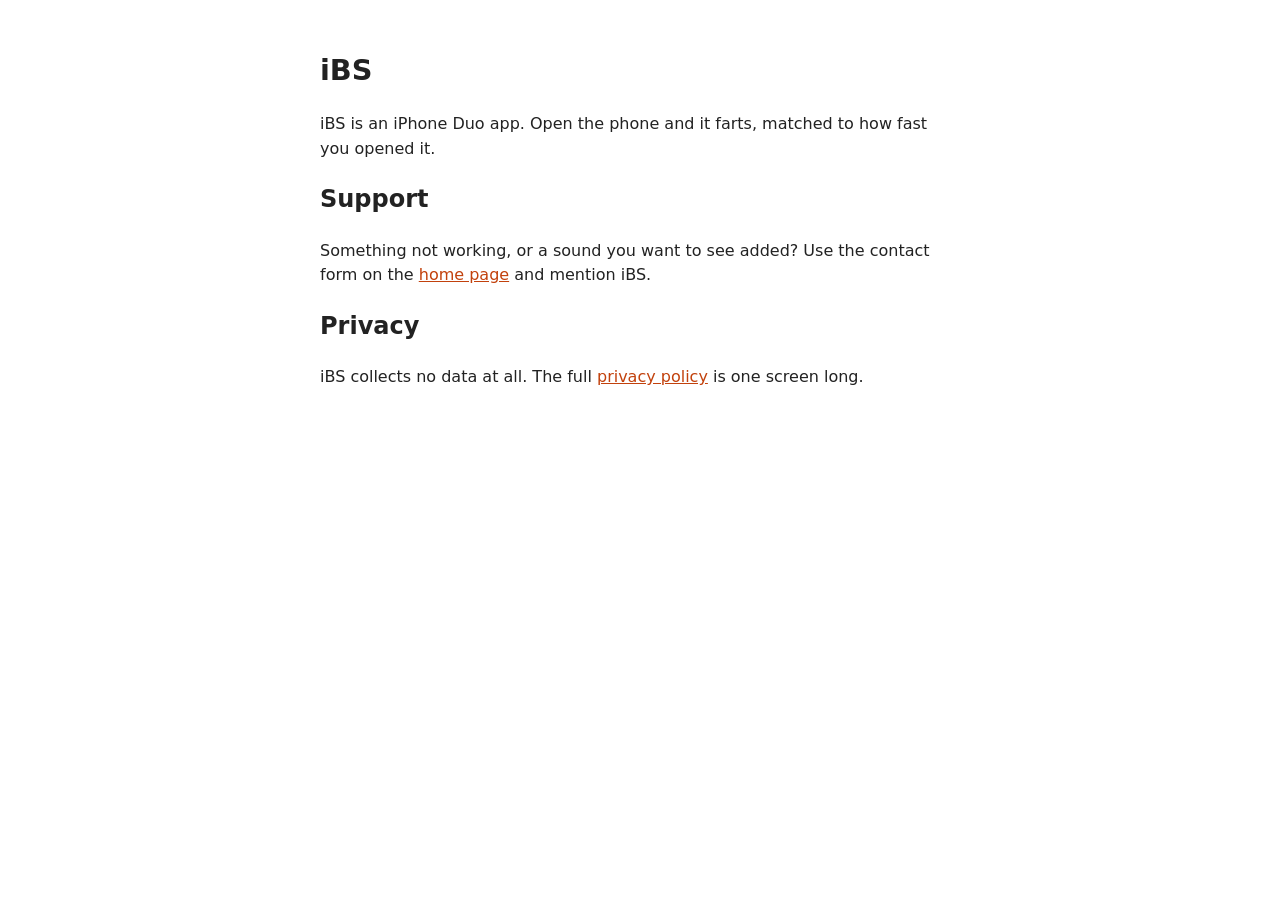
<file: ibs/index.html>
<!DOCTYPE html>
<html lang="en">
<head>
<meta charset="utf-8">
<meta name="viewport" content="width=device-width, initial-scale=1">
<title>iBS support</title>
<style>
  body { font-family: -apple-system, system-ui, sans-serif; max-width: 640px; margin: 48px auto; padding: 0 20px; line-height: 1.55; color: #222; }
  h1 { font-size: 1.8rem; } a { color: #c2410c; }
</style>
</head>
<body>
<h1>iBS</h1>
<p>iBS is an iPhone Duo app. Open the phone and it farts, matched to how fast you opened it.</p>
<h2>Support</h2>
<p>Something not working, or a sound you want to see added? Use the contact form on the <a href="/">home page</a> and mention iBS.</p>
<h2>Privacy</h2>
<p>iBS collects no data at all. The full <a href="/ibs/privacy.html">privacy policy</a> is one screen long.</p>
</body>
</html>
</file>
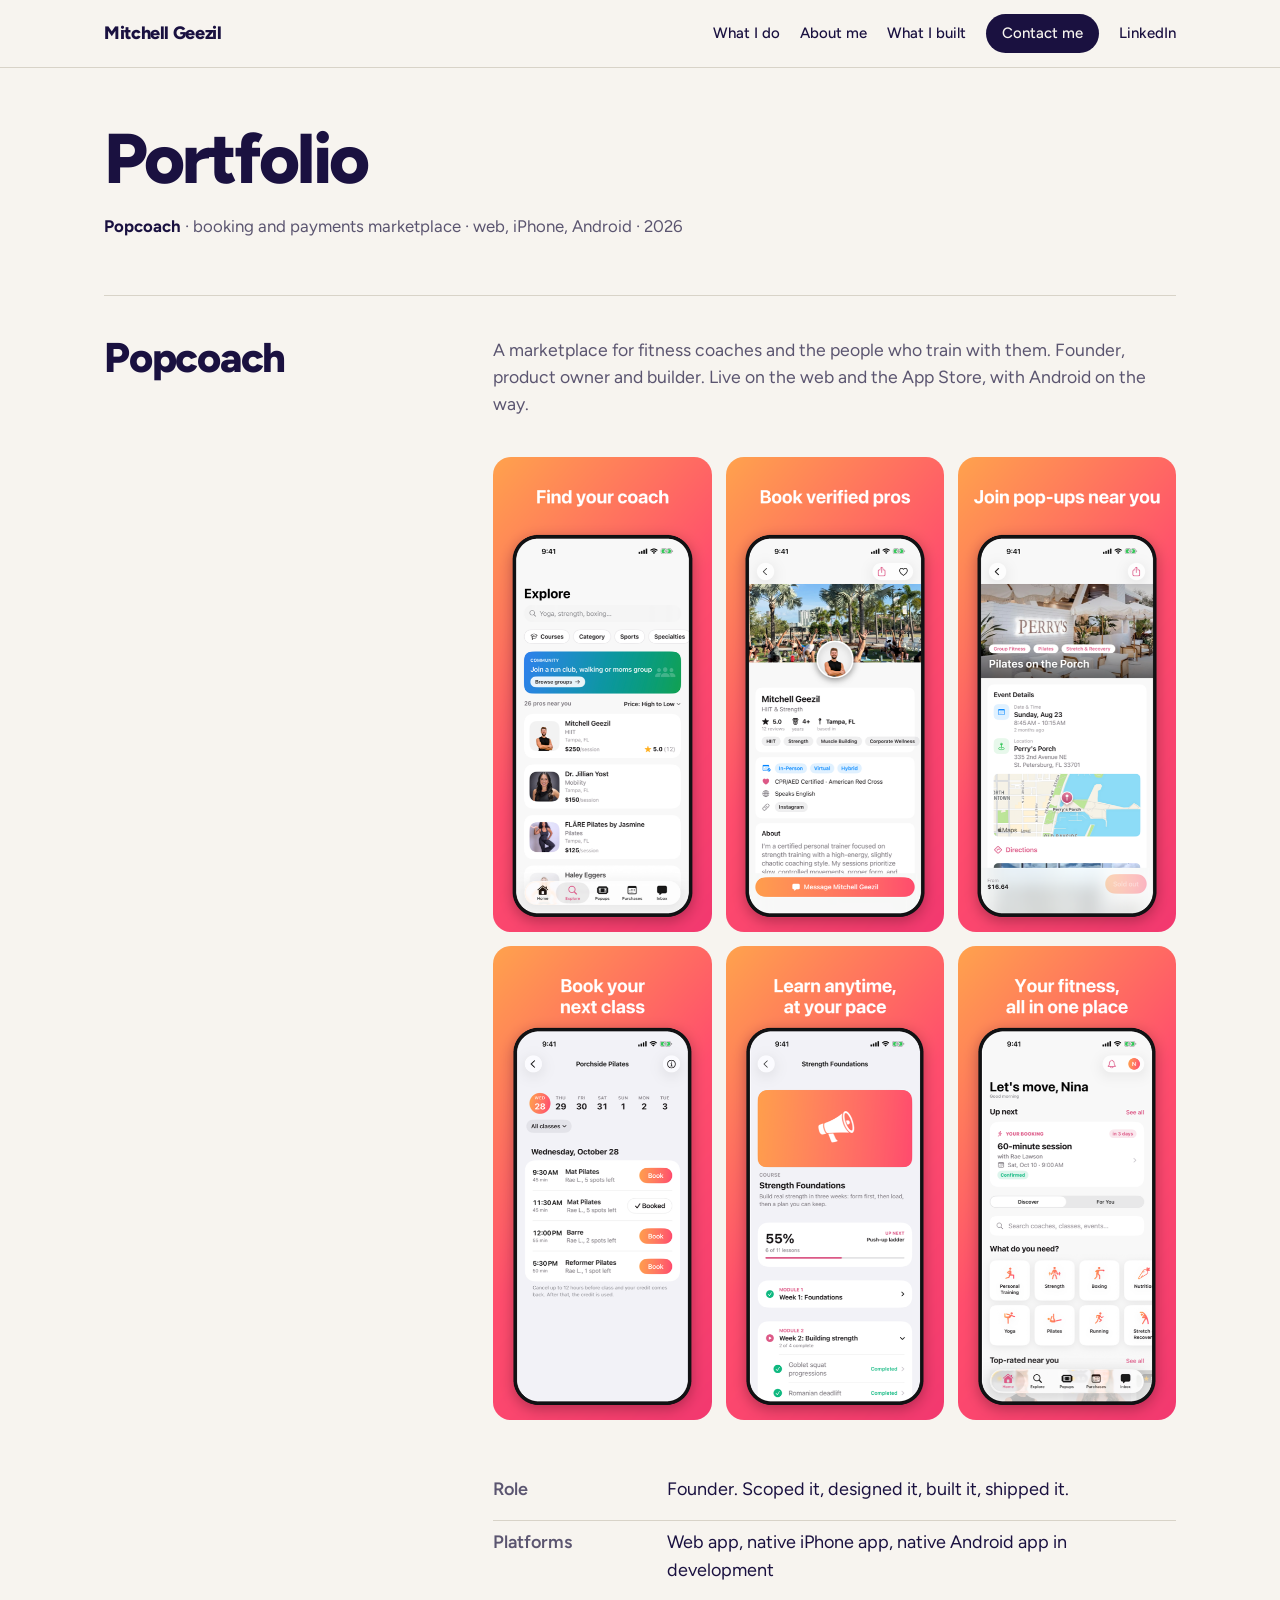
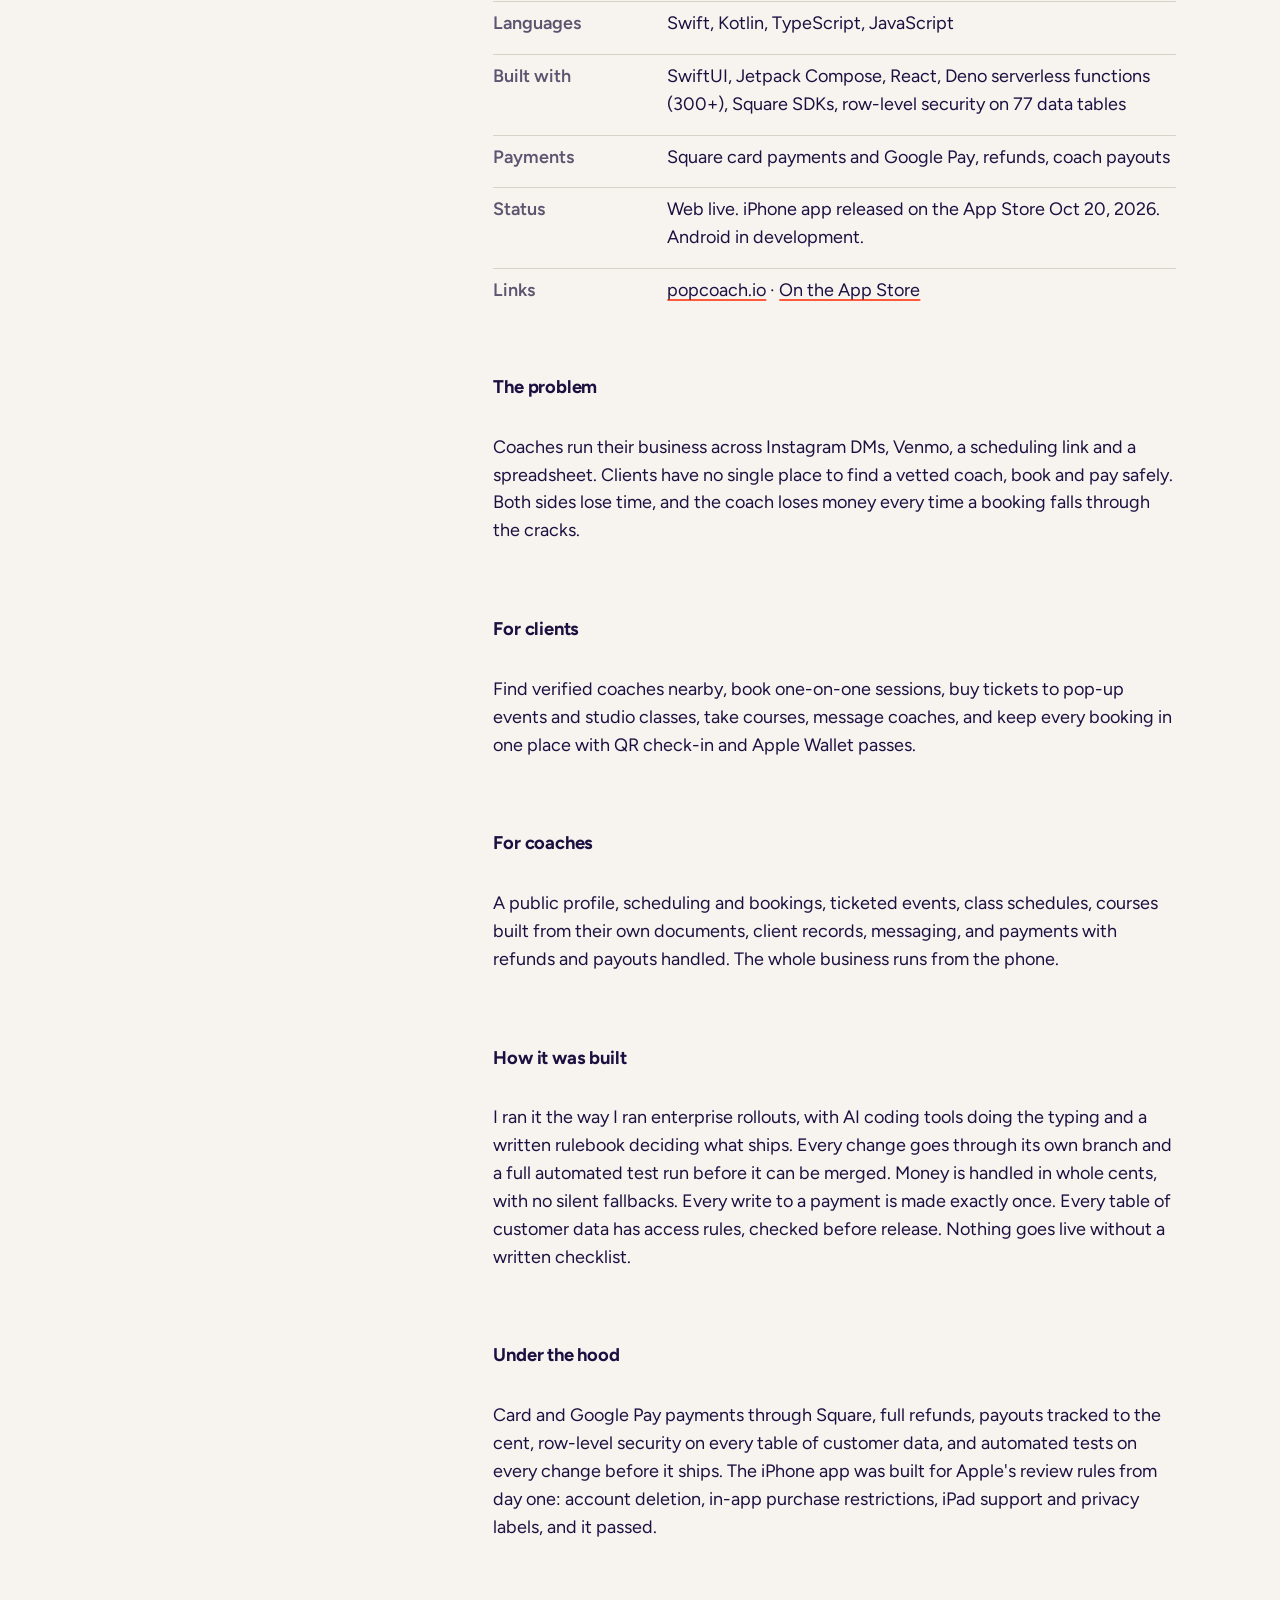
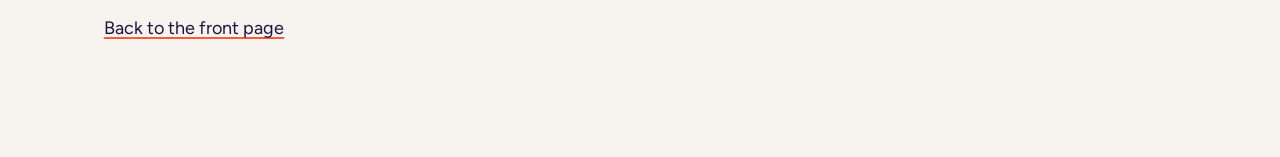
<file: work/index.html>
<!doctype html>
<html lang="en">
<head>
<meta charset="utf-8">
<meta name="viewport" content="width=device-width, initial-scale=1, viewport-fit=cover">
<title>Portfolio · Mitchell Geezil</title>
<meta name="description" content="Work by Mitchell Geezil: Popcoach, a booking and payments marketplace for fitness coaches, live on the web and the App Store.">
<meta property="og:title" content="Portfolio · Mitchell Geezil">
<meta property="og:description" content="Popcoach: a booking and payments marketplace for fitness coaches, built from nothing to the App Store.">
<meta property="og:image" content="https://mitchellgeezil.com/img/appstore-all-in-one.png">
<meta property="og:url" content="https://mitchellgeezil.com/work/">
<meta property="og:type" content="website">
<meta name="twitter:card" content="summary">
<link rel="icon" href="data:image/svg+xml,%3Csvg xmlns='http://www.w3.org/2000/svg' viewBox='0 0 64 64'%3E%3Crect width='64' height='64' rx='12' fill='%231F1B17'/%3E%3Ctext x='32' y='43' text-anchor='middle' font-family='Georgia,serif' font-size='30' font-weight='600' fill='%23F6F2E9'%3EMG%3C/text%3E%3C/svg%3E">
<link rel="apple-touch-icon" href="/img/mitchell.jpg">
<link rel="canonical" href="https://mitchellgeezil.com/work/">
<link rel="preconnect" href="https://fonts.googleapis.com">
<link rel="stylesheet" href="https://fonts.googleapis.com/css2?family=Figtree:wght@400;500;600;700;800&display=swap">
<link rel="stylesheet" href="/style.css?v=4">
<style>
.page.work{max-width:1120px}
.work h1{font-size:clamp(2.6rem,6vw,4.4rem);font-weight:800;letter-spacing:-0.035em;line-height:1;margin:56px 0 18px}
.work .lede{font-size:1.2rem;color:var(--fg-2);margin:0 0 28px}
.projects{list-style:none;margin:0 0 8px;padding:0;display:grid;gap:8px;font-size:1.05rem}
.projects a{text-decoration:none;font-weight:700}
.projects a:hover{color:var(--accent)}
.projects .meta{color:var(--fg-2)}
.case{margin-top:56px;padding-top:40px;border-top:1px solid var(--rule);display:grid;grid-template-columns:minmax(0,1fr) minmax(0,2fr);gap:24px 48px}
.case>h2{font-size:clamp(1.8rem,3.4vw,2.6rem);font-weight:800;letter-spacing:-0.03em;line-height:1.05;margin:0;grid-column:1;position:sticky;top:96px;align-self:start}
.case>*:not(h2){grid-column:2;min-width:0}
.case .sub{color:var(--fg-2);margin:0 0 8px;font-size:1.1rem}
.case h3{font-size:1.15rem;font-weight:700;margin:28px 0 8px;letter-spacing:-0.01em}
.shots{display:grid;grid-template-columns:repeat(3,minmax(0,1fr));gap:14px;margin:8px 0 24px}
.shots img{display:block;width:100%;max-width:100%;height:auto;border-radius:18px}
.facts{list-style:none;margin:0 0 8px;padding:0;display:grid;gap:8px}
.facts li{display:grid;grid-template-columns:9em 1fr;gap:12px;padding:8px 0;border-top:1px solid var(--rule)}
.facts li:first-child{border-top:0}
.facts li span:first-child{color:var(--fg-2);font-weight:600}
.back{margin-top:56px}
@media (max-width:760px){
  .case{grid-template-columns:1fr;gap:14px;padding-top:28px}
  .case>h2{position:static;font-size:1.8rem}
  .case>*:not(h2){grid-column:1}
  .work h1{font-size:2.6rem;margin-top:36px}
  .facts li{grid-template-columns:1fr;gap:2px}
  .shots{grid-template-columns:repeat(3,minmax(0,1fr));gap:8px}
  .shots img{border-radius:10px}
}
</style>
</head>
<body>
<header class="bar">
  <nav class="name"><a class="me" href="/">Mitchell Geezil</a><span class="links"><a href="/#what-i-do">What I do</a><a href="/#about">About me</a><a href="/work/">What I built</a><a href="/#contact">Contact me</a><a href="https://www.linkedin.com/in/mitchellgeezil/" target="_blank" rel="noopener">LinkedIn</a></span></nav>
</header>
<div class="page work">

  <h1>Portfolio</h1>

  <ul class="projects">
    <li><a href="#popcoach">Popcoach</a> <span class="meta">· booking and payments marketplace · web, iPhone, Android · 2026</span></li>
  </ul>

  <section class="case" id="popcoach">
    <h2>Popcoach</h2>
    <p class="sub">A marketplace for fitness coaches and the people who train with them. Founder, product owner and builder. Live on the web and the App Store, with Android on the way.</p>

    <div class="shots">
      <img src="/img/appstore-find-your-coach.png" alt="Popcoach App Store screenshot: Find your coach" width="414" height="900">
      <img src="/img/appstore-verified-pros.png" alt="Popcoach App Store screenshot: Book verified pros" width="414" height="900">
      <img src="/img/appstore-popups.png" alt="Popcoach App Store screenshot: Join pop-ups near you" width="414" height="900">
      <img src="/img/appstore-next-class.png" alt="Popcoach App Store screenshot: Book your next class" width="414" height="900">
      <img src="/img/appstore-learn.png" alt="Popcoach App Store screenshot: Learn anytime, at your pace" width="414" height="900">
      <img src="/img/appstore-all-in-one.png" alt="Popcoach App Store screenshot: Your fitness, all in one place" width="414" height="900">
    </div>

    <ul class="facts">
      <li><span>Role</span><span>Founder. Scoped it, designed it, built it, shipped it.</span></li>
      <li><span>Platforms</span><span>Web app, native iPhone app, native Android app in development</span></li>
      <li><span>Languages</span><span>Swift, Kotlin, TypeScript, JavaScript</span></li>
      <li><span>Built with</span><span>SwiftUI, Jetpack Compose, React, Deno serverless functions (300+), Square SDKs, row-level security on 77 data tables</span></li>
      <li><span>Payments</span><span>Square card payments and Google Pay, refunds, coach payouts</span></li>
      <li><span>Status</span><span>Web live. iPhone app released on the App Store Oct 20, 2026. Android in development.</span></li>
      <li><span>Links</span><span><a href="https://popcoach.io" target="_blank" rel="noopener">popcoach.io</a> · <a href="https://apps.apple.com/app/id6759814275" target="_blank" rel="noopener">On the App Store</a></span></li>
    </ul>

    <h3>The problem</h3>
    <p>Coaches run their business across Instagram DMs, Venmo, a scheduling link and a spreadsheet. Clients have no single place to find a vetted coach, book and pay safely. Both sides lose time, and the coach loses money every time a booking falls through the cracks.</p>

    <h3>For clients</h3>
    <p>Find verified coaches nearby, book one-on-one sessions, buy tickets to pop-up events and studio classes, take courses, message coaches, and keep every booking in one place with QR check-in and Apple Wallet passes.</p>

    <h3>For coaches</h3>
    <p>A public profile, scheduling and bookings, ticketed events, class schedules, courses built from their own documents, client records, messaging, and payments with refunds and payouts handled. The whole business runs from the phone.</p>

    <h3>How it was built</h3>
    <p>I ran it the way I ran enterprise rollouts, with AI coding tools doing the typing and a written rulebook deciding what ships. Every change goes through its own branch and a full automated test run before it can be merged. Money is handled in whole cents, with no silent fallbacks. Every write to a payment is made exactly once. Every table of customer data has access rules, checked before release. Nothing goes live without a written checklist.</p>

    <h3>Under the hood</h3>
    <p>Card and Google Pay payments through Square, full refunds, payouts tracked to the cent, row-level security on every table of customer data, and automated tests on every change before it ships. The iPhone app was built for Apple's review rules from day one: account deletion, in-app purchase restrictions, iPad support and privacy labels, and it passed.</p>
  </section>

  <p class="back"><a href="/">Back to the front page</a></p>
</div>
</body>
</html>
</file>
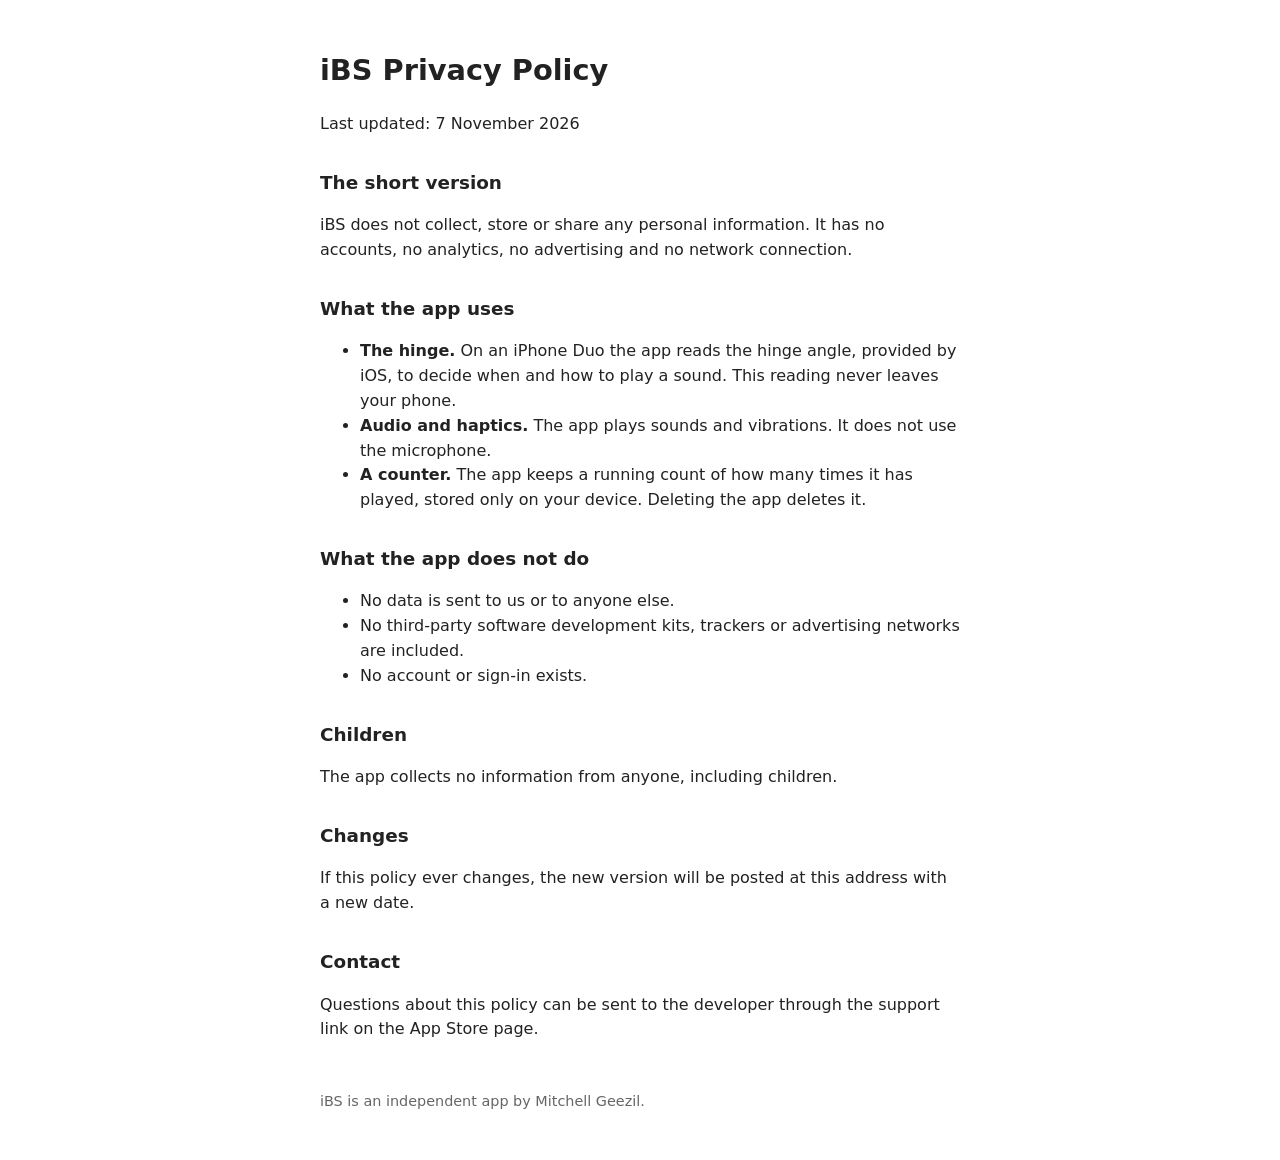
<file: ibs/privacy.html>
<!DOCTYPE html>
<html lang="en">
<head>
<meta charset="utf-8">
<meta name="viewport" content="width=device-width, initial-scale=1">
<title>iBS Privacy Policy</title>
<style>
  body { font-family: -apple-system, system-ui, sans-serif; max-width: 640px; margin: 48px auto; padding: 0 20px; line-height: 1.55; color: #222; }
  h1 { font-size: 1.8rem; } h2 { font-size: 1.15rem; margin-top: 2rem; }
  footer { margin-top: 3rem; color: #666; font-size: 0.9rem; }
</style>
</head>
<body>
<h1>iBS Privacy Policy</h1>
<p>Last updated: 7 November 2026</p>

<h2>The short version</h2>
<p>iBS does not collect, store or share any personal information. It has no accounts, no analytics, no advertising and no network connection.</p>

<h2>What the app uses</h2>
<ul>
  <li><strong>The hinge.</strong> On an iPhone Duo the app reads the hinge angle, provided by iOS, to decide when and how to play a sound. This reading never leaves your phone.</li>
  <li><strong>Audio and haptics.</strong> The app plays sounds and vibrations. It does not use the microphone.</li>
  <li><strong>A counter.</strong> The app keeps a running count of how many times it has played, stored only on your device. Deleting the app deletes it.</li>
</ul>

<h2>What the app does not do</h2>
<ul>
  <li>No data is sent to us or to anyone else.</li>
  <li>No third-party software development kits, trackers or advertising networks are included.</li>
  <li>No account or sign-in exists.</li>
</ul>

<h2>Children</h2>
<p>The app collects no information from anyone, including children.</p>

<h2>Changes</h2>
<p>If this policy ever changes, the new version will be posted at this address with a new date.</p>

<h2>Contact</h2>
<p>Questions about this policy can be sent to the developer through the support link on the App Store page.</p>

<footer>iBS is an independent app by Mitchell Geezil.</footer>
</body>
</html>
</file>
<file: style.css>
/* shared mechanics every redesign needs: reset, pencil underline, form, honeypot */
*{box-sizing:border-box}
body{margin:0}
img{max-width:100%}
.hp{position:absolute;left:-9999px;width:1px;height:1px;overflow:hidden}
.pencil{position:relative;white-space:nowrap}
.pencil::after{content:"";position:absolute;left:-3%;right:-3%;bottom:-0.04em;height:0.26em;background:currentColor;-webkit-mask:url("data:image/svg+xml,%3Csvg xmlns='http://www.w3.org/2000/svg' viewBox='0 0 200 24' preserveAspectRatio='none'%3E%3Cpath d='M3 13 C 40 7, 75 18, 118 10 S 175 15, 197 9' fill='none' stroke='%23000' stroke-width='4.5' stroke-linecap='round' opacity='0.85'/%3E%3Cpath d='M6 17 C 50 12, 90 21, 140 13 S 180 18, 195 14' fill='none' stroke='%23000' stroke-width='2.2' stroke-linecap='round' opacity='0.55'/%3E%3C/svg%3E") no-repeat center/100% 100%;mask:url("data:image/svg+xml,%3Csvg xmlns='http://www.w3.org/2000/svg' viewBox='0 0 200 24' preserveAspectRatio='none'%3E%3Cpath d='M3 13 C 40 7, 75 18, 118 10 S 175 15, 197 9' fill='none' stroke='%23000' stroke-width='4.5' stroke-linecap='round' opacity='0.85'/%3E%3Cpath d='M6 17 C 50 12, 90 21, 140 13 S 180 18, 195 14' fill='none' stroke='%23000' stroke-width='2.2' stroke-linecap='round' opacity='0.55'/%3E%3C/svg%3E") no-repeat center/100% 100%;pointer-events:none}
@media (prefers-reduced-motion: no-preference){ html{scroll-behavior:smooth} }
h2{scroll-margin-top:84px}
.form{display:grid;gap:14px;max-width:560px}
.form label{display:grid;gap:6px}
.form input,.form textarea{font:inherit;width:100%}
.form textarea{min-height:130px;resize:vertical}
.note{min-height:1.4em}
a:focus-visible,button:focus-visible,input:focus-visible,textarea:focus-visible{outline:2px solid currentColor;outline-offset:3px}

/* STUDIO + PMI: Studio's bold type and two-column sections, on PMI's warm paper and indigo ink, with pill buttons, rounded photo and a sand band behind the offerings. */
:root{--bg:#F7F4EF;--band:#ECE8DF;--fg:#1A1140;--fg-2:#5B5570;--rule:#D8D3C8;--accent:#FF5A3C;--type:"Figtree",ui-sans-serif,system-ui,sans-serif}
@media (prefers-color-scheme: dark){:root:not([data-theme="light"]){--bg:#141020;--band:#1C1730;--fg:#F3EFE8;--fg-2:#B1ABC2;--rule:#2F2944;color-scheme:dark}}
:root[data-theme="dark"]{--bg:#141020;--band:#1C1730;--fg:#F3EFE8;--fg-2:#B1ABC2;--rule:#2F2944;color-scheme:dark}
body{background:var(--bg);color:var(--fg);font-family:var(--type);font-size:18px;line-height:1.55;-webkit-font-smoothing:antialiased;overflow-x:hidden}
a{color:var(--fg);text-decoration:underline;text-decoration-color:var(--accent);text-decoration-thickness:2px;text-underline-offset:3px}
a:hover{color:var(--accent)}
p{margin:0 0 18px}
.bar{position:sticky;top:env(safe-area-inset-top,0px);z-index:5;background:var(--bg);border-bottom:1px solid var(--rule)}
.name{max-width:1120px;margin:0 auto;padding:14px max(24px,env(safe-area-inset-right,0px)) 14px max(24px,env(safe-area-inset-left,0px));display:flex;justify-content:space-between;align-items:center;gap:10px 24px;flex-wrap:wrap;font-size:15px}
.name a{text-decoration:none;font-weight:500}
.name a.me{font-weight:800;font-size:18px;letter-spacing:-0.02em}
.name .links{display:flex;gap:20px;flex-wrap:wrap;align-items:center}
.name .links a[href$="#contact"]{background:var(--fg);color:var(--bg);border-radius:999px;padding:8px 16px}
.name .links a[href$="#contact"]:hover{background:var(--accent);color:#fff}
.page{max-width:1120px;margin:0 auto;padding:0 max(24px,env(safe-area-inset-right,0px)) 96px max(24px,env(safe-area-inset-left,0px))}
.hero{display:grid;grid-template-columns:minmax(0,1.3fr) minmax(0,1fr);gap:48px;align-items:end;padding:64px 0 56px}
.hero-text{min-width:0}
h1{font-size:clamp(2.8rem,7vw,5.2rem);font-weight:800;line-height:.98;letter-spacing:-0.035em;margin:0 0 28px;text-wrap:balance}
.pencil::after{background:var(--accent)}
.lede{font-size:1.2rem;margin:0 0 10px}
.lede:first-of-type{font-weight:600}
.lede+.lede{color:var(--fg-2)}
.portrait{width:100%;max-width:400px;aspect-ratio:4/5;height:auto;object-fit:cover;border-radius:28px;justify-self:end}
.sec{position:relative;display:grid;grid-template-columns:minmax(0,1fr) minmax(0,2fr);gap:32px 48px;padding:48px 0 56px;border-top:1px solid var(--rule)}
.sec h2{font-size:clamp(1.6rem,3vw,2.2rem);font-weight:700;letter-spacing:-0.03em;line-height:1.05;margin:0;position:sticky;top:96px;align-self:start}
.sec-body{min-width:0;font-size:1.05rem}
.sec-body>p:last-child{margin-bottom:0}
#what-i-do{border-top:0;padding:56px 0 60px}
#what-i-do::before{content:"";position:absolute;inset:0 -100vw;background:var(--band);z-index:-1;border-radius:0}
.offers{list-style:none;margin:0 0 20px;padding:0}
.offers li{padding:16px 0;border-top:1px solid var(--rule);font-size:1.05rem}
.offers li:first-child{border-top:0;padding-top:0}
.offers strong{display:block;font-weight:700;font-size:1.25rem;letter-spacing:-0.02em;margin-bottom:4px}
#before .offers li{padding:8px 0;border-top:0}
#before .offers li::before{content:"—";color:var(--accent);margin-right:10px;font-weight:800}
.form label{font-size:.95rem;font-weight:600}
.form input,.form textarea{border:1px solid var(--rule);background:var(--band);color:var(--fg);padding:13px 16px;border-radius:12px}
.form input:focus,.form textarea:focus{outline:0;border-color:var(--fg)}
.btn{font:inherit;font-weight:700;font-size:1rem;background:var(--accent);color:#fff;border:0;padding:14px 26px;border-radius:999px;cursor:pointer;justify-self:start}
.btn::after{content:" →"}
.btn:hover{background:var(--fg);color:var(--bg)}
.note{color:var(--fg-2);font-size:.95rem;margin:4px 0 0}
.quiet{color:var(--fg-2)}
.sec-body .quiet{margin-top:18px}
@media (max-width:760px){
  .hero{grid-template-columns:1fr;gap:24px;padding:36px 0 36px}
  .portrait{order:-1;max-width:200px;aspect-ratio:1;border-radius:20px;justify-self:start}
  h1{font-size:2.7rem}
  .sec{grid-template-columns:1fr;gap:14px;padding:32px 0 36px}
  .sec h2{position:static;font-size:1.6rem}
  .name .links{gap:12px;font-size:14px}
  .name .links a[href$="#contact"]{padding:6px 12px}
}
</file>
